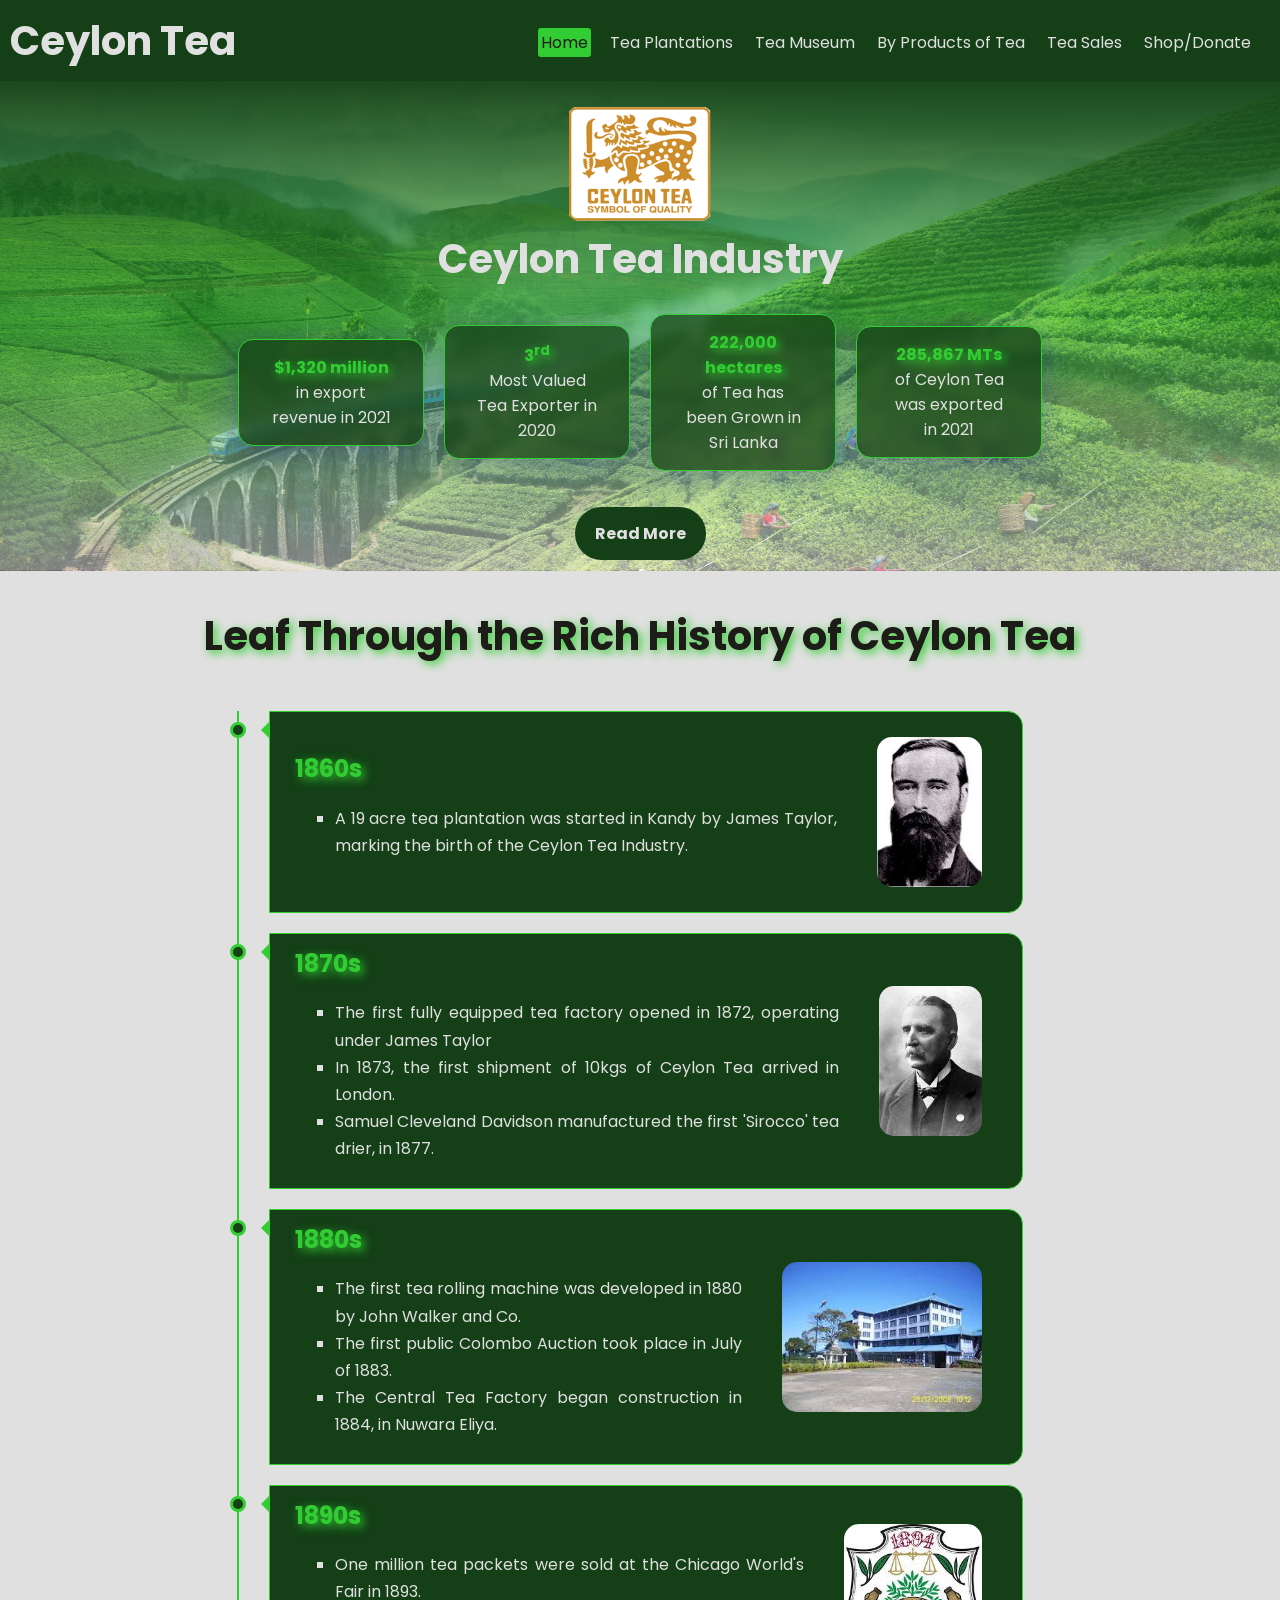
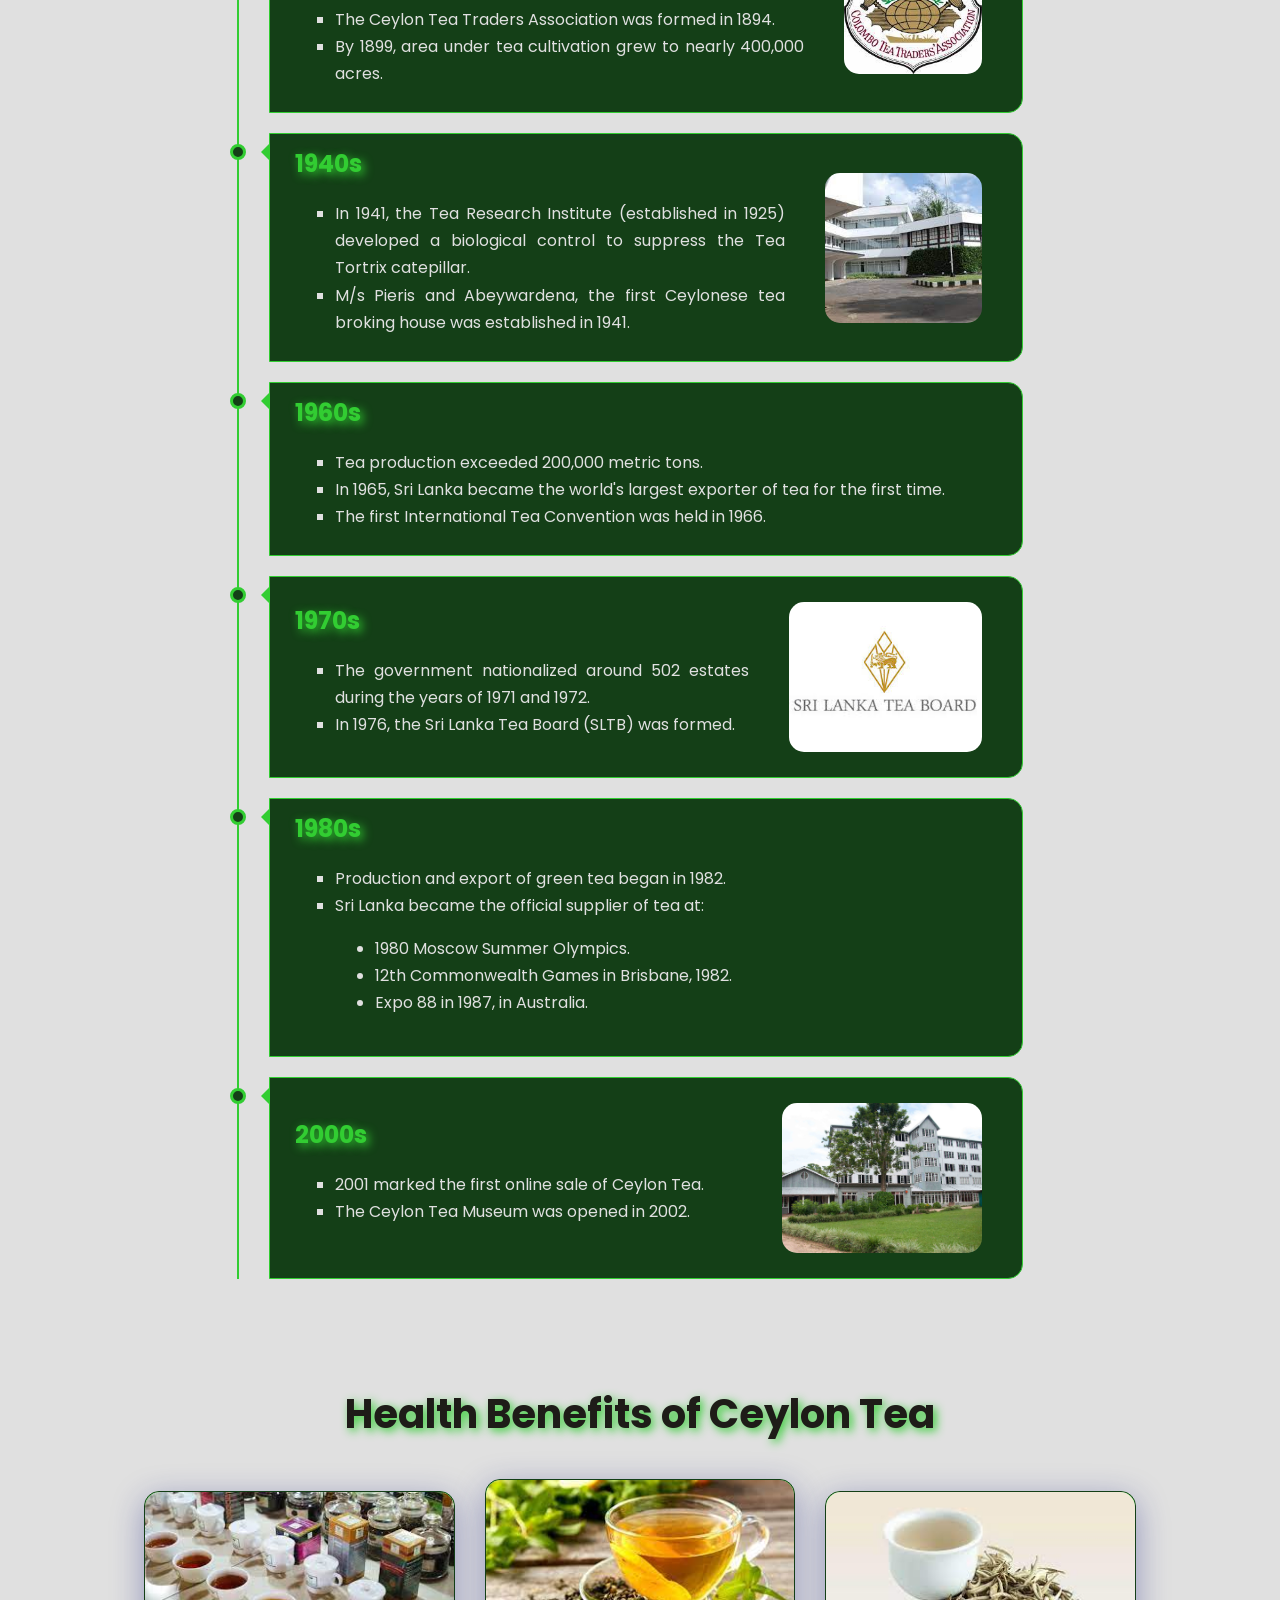
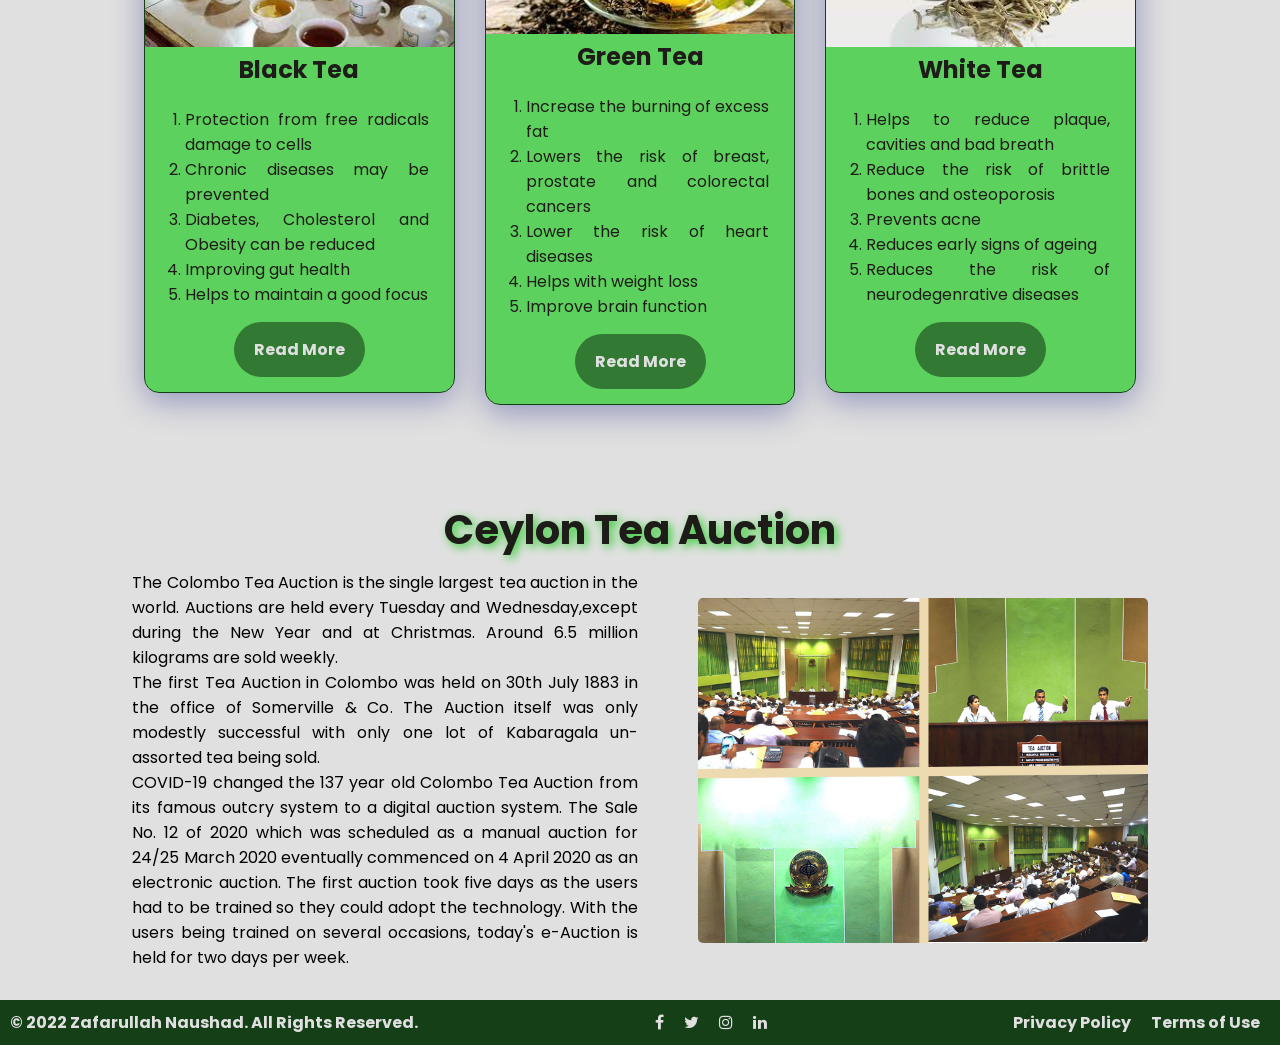
<file: index.html>
<!DOCTYPE html>
<html lang="en">
<head>
    <meta charset="UTF-8">
    <meta http-equiv="X-UA-Compatible" content="IE=edge">
    <meta name="viewport" content="width=device-width, initial-scale=1.0">
    <link href="https://fonts.googleapis.com/css2?family=Poppins:wght@300&display=swap" rel="stylesheet">
	<link rel="shortcut icon" type="Image/png" href="Images/favicon.png">
	<link rel="stylesheet" href="https://cdnjs.cloudflare.com/ajax/libs/font-awesome/4.7.0/css/font-awesome.min.css">
    <link rel="stylesheet" href="CSS/global.css">
	<link rel="stylesheet" href="CSS/style.css">
    <title>Home Page</title>
</head>
<body>
    <header>
        <h1 class="logo">Ceylon Tea</h1>
        <input type="checkbox" id="nav-toggle" class="nav-toggle">
        <nav>
            <ul>
            <li><a href="index.html" class="active">Home</a></li>
            <li><a href="tea-plantations.html">Tea Plantations</a></li>
            <li><a href="tea-museum.html">Tea Museum</a></li>
            <li><a href="by-products.html">By Products of Tea</a></li>
            <li><a href="tea-sales1.html">Tea Sales</a></li>
            <li><a href="donate.html">Shop/Donate</a></li>
            </ul>
        </nav>
        <label for="nav-toggle" class="nav-toggle-label">
            <span></span>
            <span></span>
            <span></span>
        </label>
    </header>
    <section class="first-section">
		<div class="content">
			<img src="Images/logo.png" alt="Ceylon Tea Industry Logo">
			<h1>Ceylon Tea Industry</h1>
			<div class="stats">
				<div class="stat">
					<h3>$1,320 million</h3>
					<p>in export revenue in 2021</p>
				</div>
				<div class="stat">
					<h3>3<sup>rd</sup></h3>
					<p>Most Valued Tea Exporter in 2020</p>
				</div>
				<div class="stat">
					<h3>222,000 hectares</h3>
					<p>of Tea has been Grown in Sri Lanka</p>
				</div>
				<div class="stat">
					<h3>285,867 MTs</h3>
					<p>of Ceylon Tea was exported in 2021</p>
				</div>
			</div>
			<br>
			<a href="#history">Read More</a>
		</div>
	</section>
	<section class="second-section" id="history">
		<h1>Leaf Through the Rich History of Ceylon Tea</h1>
		<div class="timeline">
			<div class="timeline-content">
				<div class="text-content">
					<h3>1860s</h3>
					<ul>
						<li>A 19 acre tea plantation was started in Kandy by James Taylor, marking the birth of the Ceylon Tea Industry.</li>
					</ul>
				</div>
				<img src="Images/james-taylor.jpg" alt="James Taylor">
			</div>
			<div class="timeline-content">
				<div class="text-content">
					<h3>1870s</h3>
					<ul>
						<li>The first fully equipped tea factory opened in 1872, operating under James Taylor</li>
						<li>In 1873, the first shipment of 10kgs of Ceylon Tea arrived in London.</li>
						<li>Samuel Cleveland Davidson manufactured the first 'Sirocco' tea drier, in 1877.</li>
					</ul>
				</div>
				<img src="Images/samuel-davidson.jpg" alt="Samuel Davidson">
			</div>
			<div class="timeline-content">
				<div class="text-content">
					<h3>1880s</h3>
					<ul>
						<li>The first tea rolling machine was developed in 1880 by John Walker and Co.</li>
						<li>The first public Colombo Auction took place in July of 1883.</li>
						<li>The Central Tea Factory began construction in 1884, in Nuwara Eliya.</li>
					</ul>
				</div>
				<img src="Images/central-tea-factory.jpg" alt="Central Tea Factory">
			</div>
			<div class="timeline-content">
				<div class="text-content">
					<h3>1890s</h3>
					<ul>
						<li>One million tea packets were sold at the Chicago World's Fair in 1893.</li>
						<li>The Ceylon Tea Traders Association was formed in 1894.</li>
						<li>By 1899, area under tea cultivation grew to nearly 400,000 acres.</li>
					</ul>
				</div>
				<img src="Images/tea-traders-association-logo.jpg" alt="Tea Traders Association Logo">
			</div>
			<div class="timeline-content">
				<div class="text-content">
					<h3>1940s</h3>
					<ul>
						<li>In 1941, the Tea Research Institute (established in 1925) developed a biological control to suppress the Tea Tortrix catepillar.</li>
						<li>M/s Pieris and Abeywardena, the first Ceylonese tea broking house was established in 1941.</li>
					</ul>
				</div>
				<img src="Images/TRI-building.jpg" alt="Tea Research Institute">
			</div>
			<div class="timeline-content">
				<div class="text-content">
					<h3>1960s</h3>
					<ul>
						<li>Tea production exceeded 200,000 metric tons.</li>
						<li>In 1965, Sri Lanka became the world's largest exporter of tea for the first time.</li>
						<li>The first International Tea Convention was held in 1966.</li>
					</ul>
				</div>
			</div>
			<div class="timeline-content">
				<div class="text-content">
					<h3>1970s</h3>
					<ul>
						<li>The government nationalized around 502 estates during the years of 1971 and 1972.</li>
						<li>In 1976, the Sri Lanka Tea Board (SLTB) was formed.</li>
					</ul>
				</div>
				<img src="Images/sri-lanka-tea-board-logo.jpg" alt="SLTB Logo">
			</div>
			<div class="timeline-content">
				<div class="text-content">
					<h3>1980s</h3>
					<ul>
						<li>Production and export of green tea began in 1982.</li>
						<li>Sri Lanka became the official supplier of tea at:</li>
						<ul>
							<li>1980 Moscow Summer Olympics.</li>
							<li>12th Commonwealth Games in Brisbane, 1982.</li>
							<li>Expo 88 in 1987, in Australia.</li>
						</ul>
					</ul>
				</div>
			</div>
			<div class="timeline-content">
				<div class="text-content">
					<h3>2000s</h3>
					<ul>
						<li>2001 marked the first online sale of Ceylon Tea.</li>
						<li>The Ceylon Tea Museum was opened in 2002.</li>
					</ul>
				</div>
				<img src="Images/museum.jpg" alt="Ceylon Tea Museum">
			</div>
		</div>
	</section>
	<section class="third-section">
		<h1>Health Benefits of Ceylon Tea</h1>
		<div class="cards">
			<div class="card">
				<img src="Images/black-tea.jpg" alt="Ceylon Black Tea">
				<h3>Black Tea</h3>
				<ol>
					<li>Protection from free radicals damage to cells</li>
					<li>Chronic diseases may be prevented</li>
					<li>Diabetes, Cholesterol and Obesity can be reduced</li>
					<li>Improving gut health</li>
					<li>Helps to maintain a good focus</li>
				</ol>
				<a href="#">Read More</a>
			</div>
			<div class="card">
				<img src="Images/green-tea.jpg" alt="Ceylon Green Tea">
				<h3>Green Tea</h3>
				<ol>
					<li>Increase the burning of excess fat</li>
					<li>Lowers the risk of breast, prostate and colorectal cancers</li>
					<li>Lower the risk of heart diseases</li>
					<li>Helps with weight loss</li>
					<li>Improve brain function</li>
				</ol>
				<a href="#">Read More</a>
			</div>
			<div class="card">
				<img src="Images/white-tea.jpg" alt="Ceylon White Tea">
				<h3>White Tea</h3>
				<ol>
					<li>Helps to reduce plaque, cavities and bad breath</li>
					<li>Reduce the risk of brittle bones and osteoporosis</li>
					<li>Prevents acne</li>
					<li>Reduces early signs of ageing</li>
					<li>Reduces the risk of neurodegenrative diseases</li>
				</ol>
				<a href="#">Read More</a>
			</div>
		</div>
	</section>
	<section class="fourth-section">
		<h1>Ceylon Tea Auction</h1>
		<div class="content">
			<p>The Colombo Tea Auction is the single largest tea auction in the world. Auctions are held every Tuesday and Wednesday,except during the New Year and at Christmas. Around 6.5 million kilograms are sold weekly. <br>
			The first Tea Auction in Colombo was held on 30th July 1883 in the office of Somerville & Co. The Auction itself was only modestly successful with only one lot of Kabaragala un-assorted tea being sold.	<br>
			COVID-19 changed the 137 year old Colombo Tea Auction from its famous outcry system to a digital auction system. The Sale No. 12 of 2020 which was scheduled as a manual auction for 24/25 March 2020 eventually commenced on 4 April 2020 as an electronic auction. The first auction took five days as the users had to be trained so they could adopt the technology. With the users being trained on several occasions, today's e-Auction is held for two days per week.</p>
			<img src="Images/tea-auction.jpg" alt="Ceylon Tea Auction">
		</div>
	</section>
    <footer>
		<div class="footer">
			<p>&copy; 2022 Zafarullah Naushad. All Rights Reserved.</p>
		</div>
		<div class="footer">
			<p><a href="#"><i class="fa fa-facebook"></i></a></p>
			<p><a href="#"><i class="fa fa-twitter"></i></a></p>
			<p><a href="#"><i class="fa fa-instagram"></i></a></p>
			<p><a href="#"><i class="fa fa-linkedin"></i></a></p>
		</div>
		<div class="footer">
			<p><a href="#">Privacy Policy</a></p>
			<p><a href="#">Terms of Use</a></p>
		</div>
		<!-- References
		Nadeera, D. (n.d.). Lankan tea exports earned $ 1.3 Bn in 2021. [online] Available at: https://island.lk/lankan-tea-exports-earned-1-3-bn-in-2021/.
		Tea Exporters Association. (n.d.). Tea Exporters Association Sri Lanka. [online] Available at: https://teasrilanka.org/history.
		Tea Exporters Association. (n.d.). Tea Exporters Association Sri Lanka. [online] Available at: https://teasrilanka.org/health-benefits.
		Tea Exporters Association. (n.d.). Tea Exporters Association Sri Lanka. [online] Available at: https://teasrilanka.org/tea-auction [Accessed 16 Sep. 2022]. -->
	</footer>  
</body>
</html>
</file>
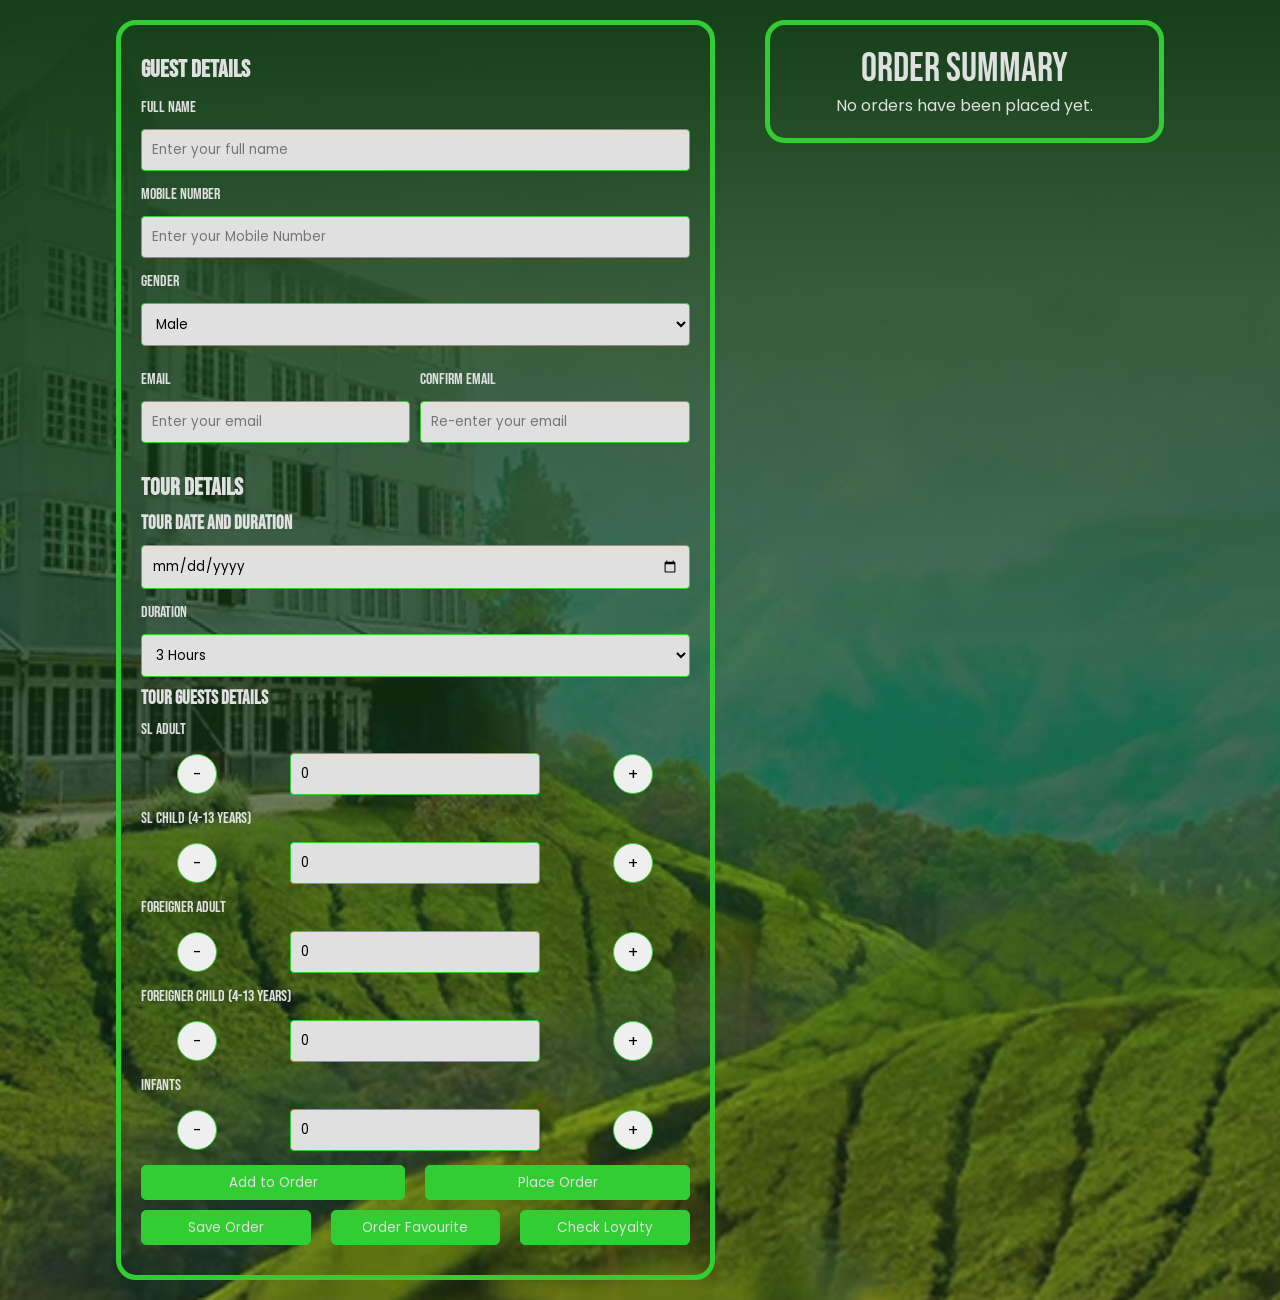
<file: booking.html>
<!DOCTYPE html>
<html lang="en">
  <head>
    <meta charset="UTF-8" />
    <meta name="viewport" content="width=device-width, initial-scale=1.0" />
    <title>Book a Train Tour</title>
    <link rel="shortcut icon" type="Image/png" href="Images/favicon.png">
    <link rel="preconnect" href="https://fonts.gstatic.com" />
    <link
      href="https://fonts.googleapis.com/css2?family=Bebas+Neue&family=Roboto:wght@400;500;700&display=swap"
      rel="stylesheet"
    />
    <link
      href="https://fonts.googleapis.com/css2?family=Poppins:wght@300&display=swap"
      rel="stylesheet"
    />
    <link rel="stylesheet" href="CSS/booking-style.css" />
  </head>

  <body>
    <main class="main-content container">
      <div class="booking-form">
        <h2>Guest Details</h2>
        <div class="input-group">
          <label for="fullName">Full Name</label>
          <input
            class="inp-style"
            type="text"
            name="fullName"
            placeholder="Enter your full name"
            id="name"
          />
        </div>
        <div class="input-group">
          <label for="mobileNumber">Mobile Number</label>
          <input
            class="inp-style"
            type="text"
            name="mobileNumber"
            maxlength="10"
            placeholder="Enter your Mobile Number"
            id="mobile"
          />
        </div>
        <div class="input-group">
          <label for="gender">Gender</label>
          <select name="gender" id="gender">
            <option value="male">Male</option>
            <option value="female">Female</option>
          </select>
        </div>
        <div class="inputs">
          <div class="input-group">
            <label for="email">Email</label>
            <input
              class="inp-style"
              type="email"
              name="email"
              placeholder="Enter your email"
              id="email"
            />
          </div>
          <div class="input-group">
            <label for="email">Confirm Email</label>
            <input
              class="inp-style"
              type="email"
              name="confEmail"
              placeholder="Re-enter your email"
              id="confEmail"
            />
          </div>
        </div>
        <h2>Tour Details</h2>
        <h3>Tour Date and Duration</h3>
        <div class="input-group">
          <input
            class="inp-style"
            type="date"
            name="date"
            min="2022-12-20"
            id="date"
          />
        </div>
        <div class="input-group">
          <label for="duration">Duration</label>
          <select name="duration" id="duration">
            <option value="3hrs">3 Hours</option>
            <option value="halfDay">Half Day</option>
            <option value="fullDay">Full Day</option>
          </select>
        </div>
        <h3>Tour Guests Details</h3>
        <div class="guest-details">
          <div class="guest">
            <div class="guest-type">SL Adult</div>
            <div class="guest-tickets">
              <button id="minus-btn-sladult" onclick="decSLAdult()">-</button>
              <input
                type="number"
                min="0"
                value="0"
                name=""
                id="slAdultTicket"
              />
              <button id="plus-btn-sladult" onclick="incSLAdult()">+</button>
            </div>
          </div>
          <div class="guest">
            <div class="guest-type">SL Child (4-13 years)</div>
            <div class="guest-tickets">
              <button id="minus-btn-slchild" onclick="decSLChild()">-</button>
              <input
                type="number"
                min="0"
                value="0"
                name=""
                id="slChildTicket"
              />
              <button id="plus-btn-slchild" onclick="incSLChild()">+</button>
            </div>
          </div>
          <div class="guest">
            <div class="guest-type">Foreigner Adult</div>
            <div class="guest-tickets">
              <button id="minus-btn-fadult" onclick="decFAdult()">-</button>
              <input
                type="number"
                min="0"
                value="0"
                name=""
                id="fAdultTicket"
              />
              <button id="plus-btn-fadult" onclick="incFAdult()">+</button>
            </div>
          </div>
          <div class="guest">
            <div class="guest-type">Foreigner Child (4-13 years)</div>
            <div class="guest-tickets">
              <button id="minus-btn-fchild" onclick="decFChild()">-</button>
              <input
                type="number"
                min="0"
                value="0"
                name=""
                id="fChildTicket"
              />
              <button id="plus-btn-fchild" onclick="incFChild()">+</button>
            </div>
          </div>
          <div class="guest">
            <div class="guest-type">Infants</div>
            <div class="guest-tickets">
              <button id="minus-btn-infant" onclick="decInfant()">-</button>
              <input
                type="number"
                min="0"
                value="0"
                name=""
                id="infantTicket"
              />
              <button id="plus-btn-infant" onclick="incInfant()">+</button>
            </div>
          </div>
        </div>
        <div class="order-buttons">
          <button class="btn-style" onclick="validate(this)">
            Add to Order
          </button>
          <button class="btn-style" onclick="placeOrder()">Place Order</button>
        </div>
        <div class="save-buttons">
          <button class="btn-style" onclick="addToFavourite()">
            Save Order
          </button>
          <button class="btn-style" onclick="orderFavourite()">
            Order Favourite
          </button>
          <button class="btn-style" onclick="checkLoyalty()">
            Check Loyalty
          </button>
        </div>
      </div>
      <div class="booking-content">
        <h1>Order Summary</h1>
        <p id="summary">No orders have been placed yet.</p>
      </div>
    </main>
    <!--Script-->
    <script src="Scripts/main.js"></script>
    <script src="Scripts/increment-decrement.js"></script>
  </body>
</html>
</file>
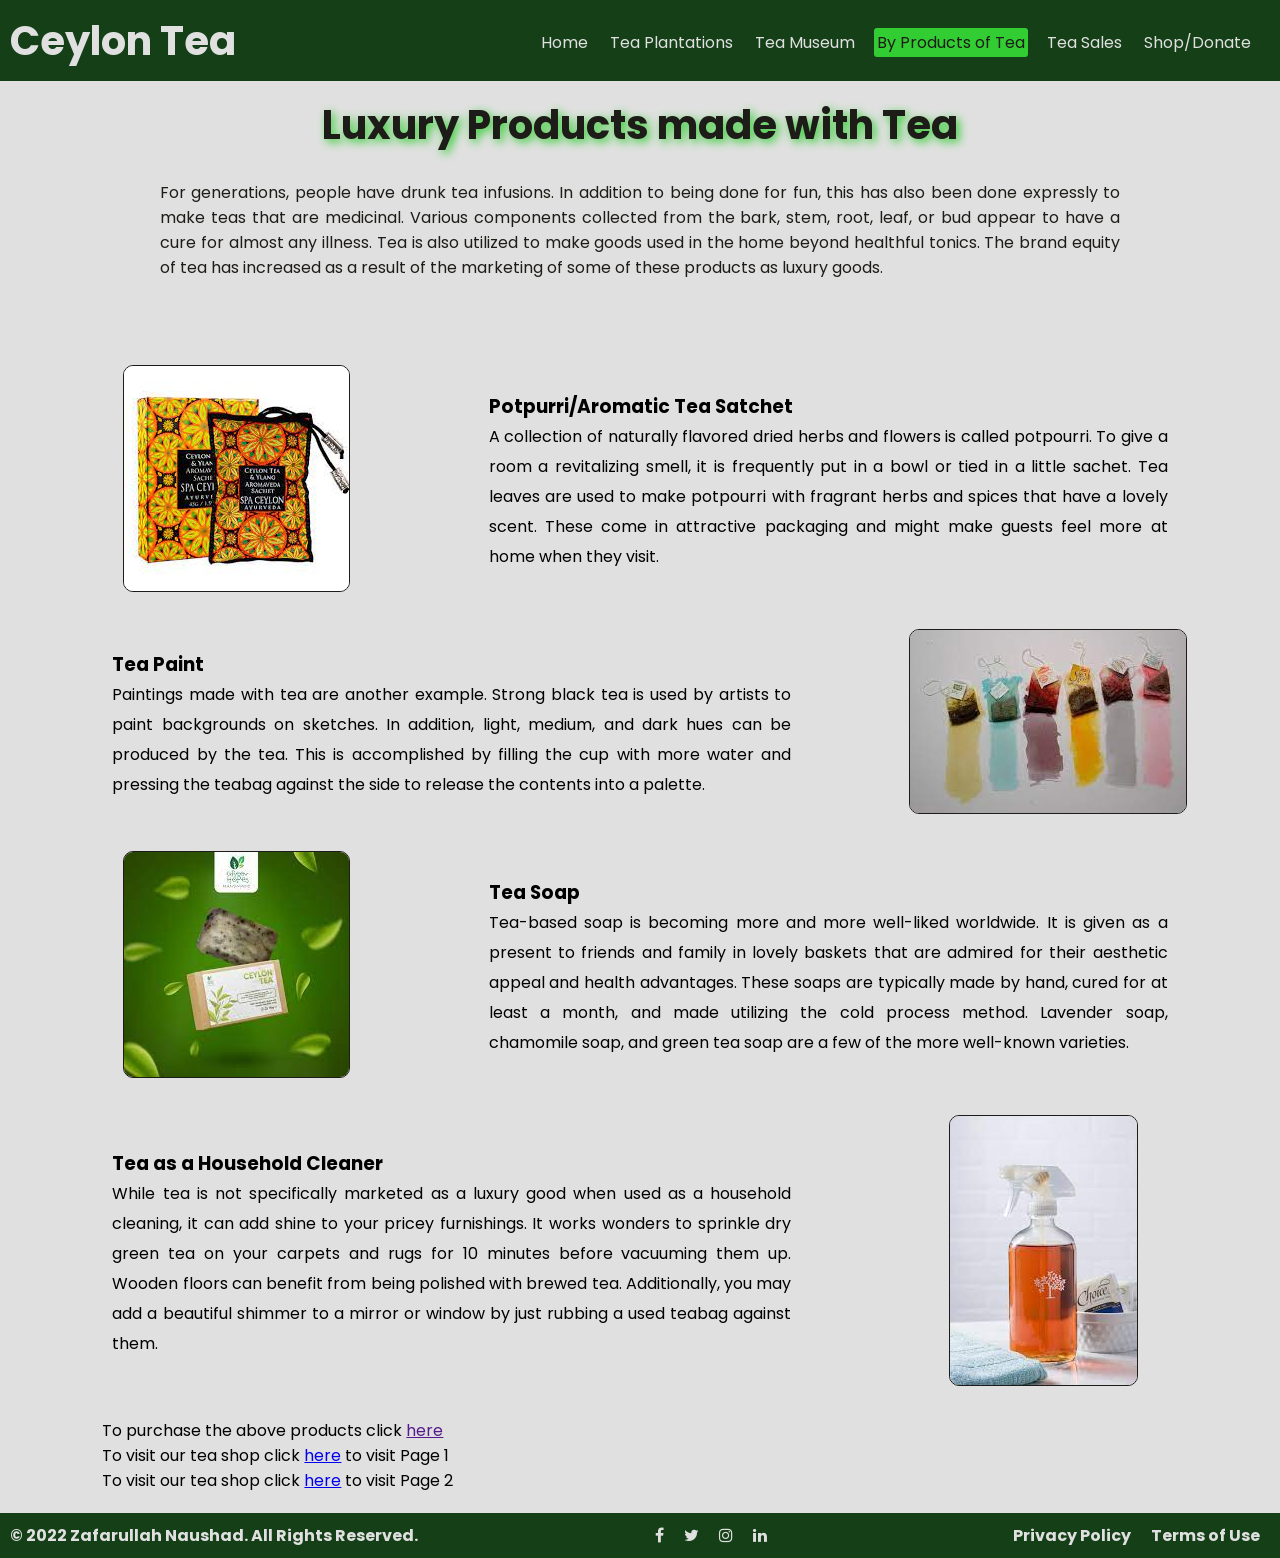
<file: by-products.html>
<!DOCTYPE html>
<html lang="en">
    <head>
        <meta charset="UTF-8">
        <meta http-equiv="X-UA-Compatible" content="IE=edge">
        <meta name="viewport" content="width=device-width, initial-scale=1.0">
        <link href="https://fonts.googleapis.com/css2?family=Poppins:wght@300&display=swap" rel="stylesheet">
        <link rel="shortcut icon" type="Image/png" href="Images/favicon.png">
        <link rel="stylesheet" href="https://cdnjs.cloudflare.com/ajax/libs/font-awesome/4.7.0/css/font-awesome.min.css">
        <link rel="stylesheet" href="CSS/global.css">
        <link rel="stylesheet" href="CSS/by-product-style.css">
        <title>By Products of Tea</title>
    </head>
    <body>
        <header>
            <h1 class="logo">Ceylon Tea</h1>
            <input type="checkbox" id="nav-toggle" class="nav-toggle">
            <nav>
                <ul>
                <li><a href="index.html">Home</a></li>
                <li><a href="tea-plantations.html">Tea Plantations</a></li>
                <li><a href="tea-museum.html">Tea Museum</a></li>
                <li><a href="by-products.html" class="active">By Products of Tea</a></li>
                <li><a href="tea-sales1.html">Tea Sales</a></li>
                <li><a href="donate.html">Shop/Donate</a></li>
                </ul>
            </nav>
            <label for="nav-toggle" class="nav-toggle-label">
                <span></span>
                <span></span>
                <span></span>
            </label>
        </header>
        <section class="first-section">
            <div class="content">
                <h1>Luxury Products made with Tea</h1>
                <br>
                <p>For generations, people have drunk tea infusions. In addition to being done for fun, this has also been done expressly to make teas that are medicinal. Various components collected from the bark, stem, root, leaf, or bud appear to have a cure for almost any illness. Tea is also utilized to make goods used in the home beyond healthful tonics. The brand equity of tea has increased as a result of the marketing of some of these products as luxury goods.</p>
            </div>
        </section>
        <section class="second-section">
            <div class="content">
                <div class="details">
                    <h3>Potpurri/Aromatic Tea Satchet</h3>
                    <p> A collection of naturally flavored dried herbs and flowers is called potpourri. To give a room a revitalizing smell, it is frequently put in a bowl or tied in a little sachet. Tea leaves are used to make potpourri with fragrant herbs and spices that have a lovely scent. These come in attractive packaging and might make guests feel more at home when they visit.</p>
                    <!-- <a href="https://www.spaceylon.com.au/products/ceylon-tea-ylang-aromaveda-sachet" target="_blank">Buy Now</a> -->
                </div>
                <div class="product-image">
                    <img src="Images/aromatic-tea-satchet.jpg" alt="Potpourri">
                </div>
            </div>
            <div class="content">
                <div class="details">
                    <h3>Tea Paint</h3>
                    <p>Paintings made with tea are another example. Strong black tea is used by artists to paint backgrounds on sketches. In addition, light, medium, and dark hues can be produced by the tea. This is accomplished by filling the cup with more water and pressing the teabag against the side to release the contents into a palette.</p>
                    <!-- <a href="">Buy Now</a> -->
                </div>
                <div class="product-image">
                    <img src="Images/tea-paint.jpg" alt="">
                </div>
            </div>
            <div class="content">
                <div class="details">
                    <h3>Tea Soap</h3>
                    <p> Tea-based soap is becoming more and more well-liked worldwide. It is given as a present to friends and family in lovely baskets that are admired for their aesthetic appeal and health advantages. These soaps are typically made by hand, cured for at least a month, and made utilizing the cold process method. Lavender soap, chamomile soap, and green tea soap are a few of the more well-known varieties.</p>
                    <!-- <a href="">Buy Now</a> -->
                </div>
                <div class="product-image">
                    <img src="Images/tea-soap.jpg" alt="">
                </div>
            </div>
            <div class="content">
                <div class="details">
                    <h3>Tea as a Household Cleaner</h3>
                    <p> While tea is not specifically marketed as a luxury good when used as a household cleaning, it can add shine to your pricey furnishings. It works wonders to sprinkle dry green tea on your carpets and rugs for 10 minutes before vacuuming them up. Wooden floors can benefit from being polished with brewed tea. Additionally, you may add a beautiful shimmer to a mirror or window by just rubbing a used teabag against them.</p>
                    <!-- <a href="">Buy Now</a> -->
                </div>
                <div class="product-image">
                    <img src="Images/tea-window-cleaner.jpg" alt="">
                </div>
            </div>
            <p>To purchase the above products click <a href="">here</a></p>
            <p>To visit our tea shop click <a href="tea-sales1.html">here</a> to visit Page 1</p>
            <p>To visit our tea shop click <a href="tea-sales2.html">here</a> to visit Page 2</p>
            
            
        </section>
        <footer>
            <div class="footer">
                <p>&copy; 2022 Zafarullah Naushad. All Rights Reserved.</p>
            </div>
            <div class="footer">
                <p><a href="#"><i class="fa fa-facebook"></i></a></p>
                <p><a href="#"><i class="fa fa-twitter"></i></a></p>
                <p><a href="#"><i class="fa fa-instagram"></i></a></p>
                <p><a href="#"><i class="fa fa-linkedin"></i></a></p>
            </div>
            <div class="footer">
                <p><a href="#">Privacy Policy</a></p>
                <p><a href="#">Terms of Use</a></p>
            </div>
            <!-- References
            Tea Trunk. (n.d.). Luxury Health & Beauty Products made from Tea. [online] Available at: https://teatrunk.in/blogs/all/luxury-health-beauty-products-made-from-tea. -->
        </footer> 
    </body>
</html>
</file>
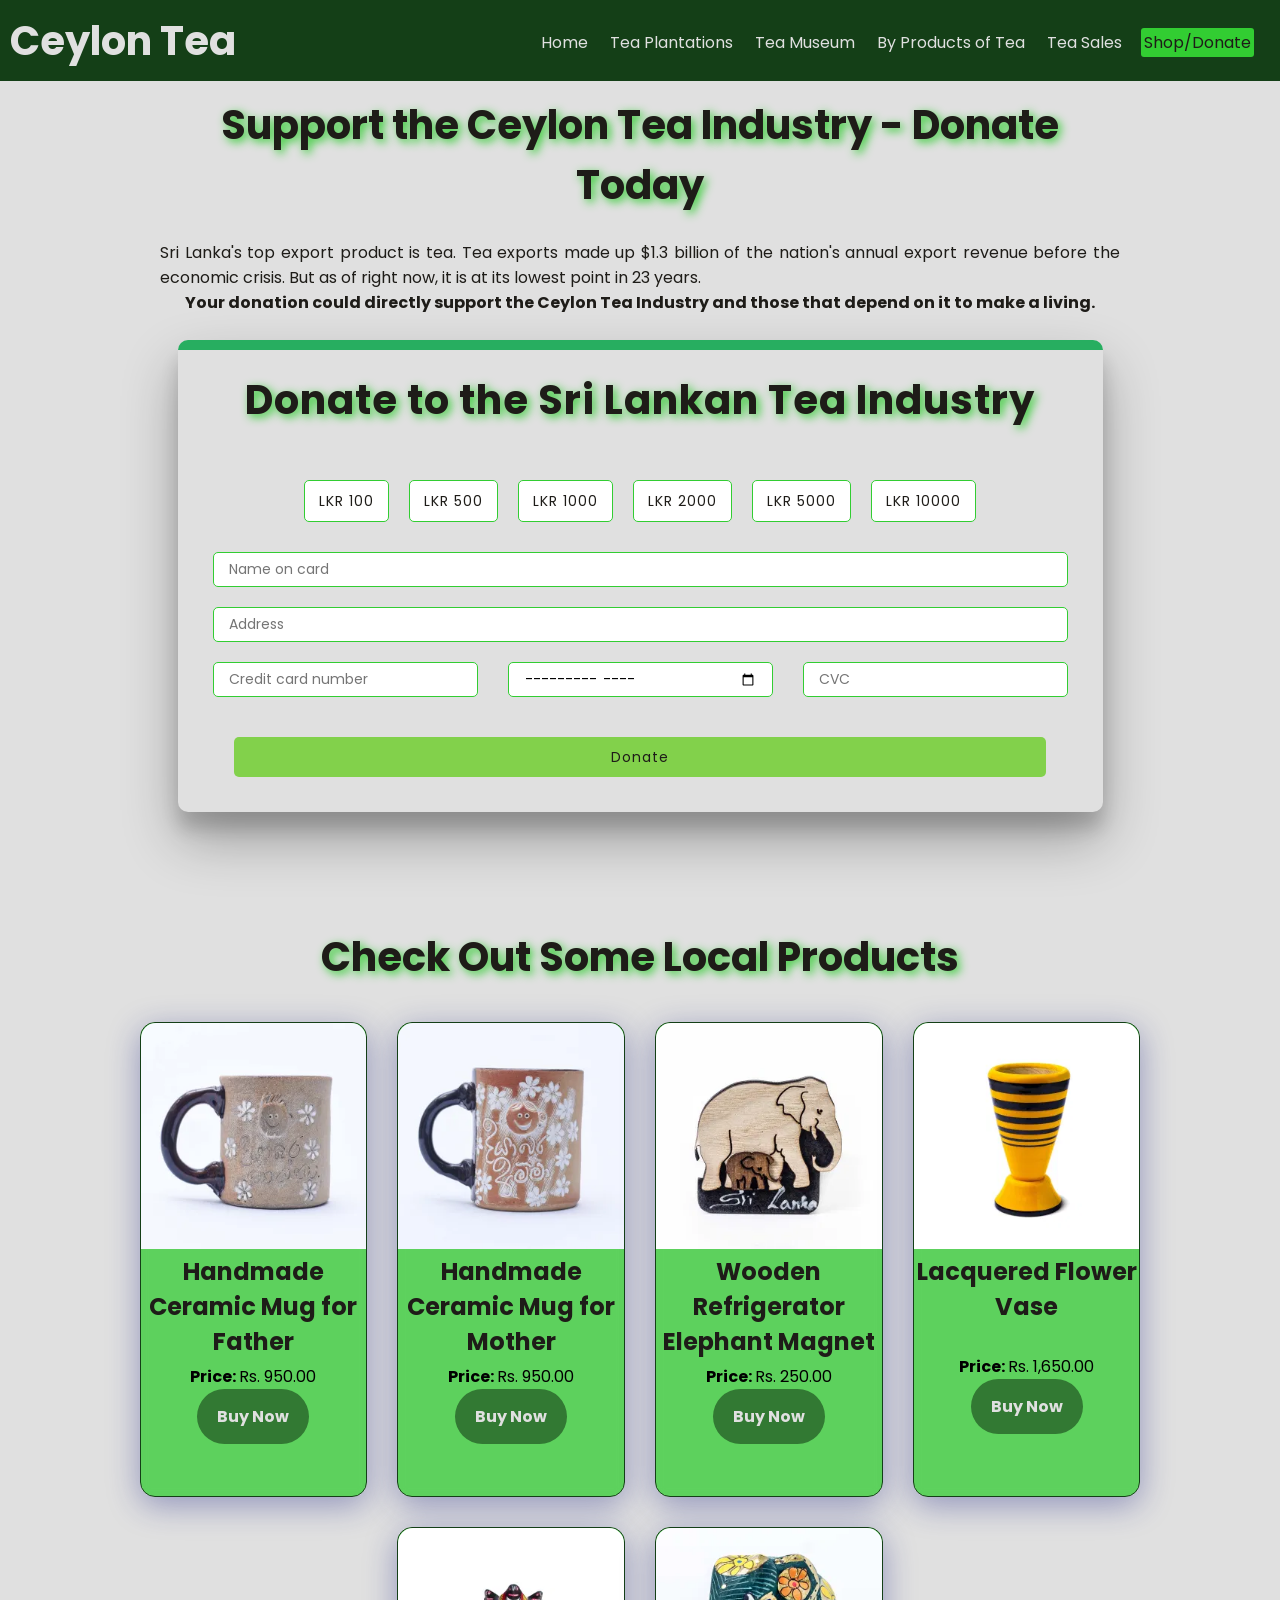
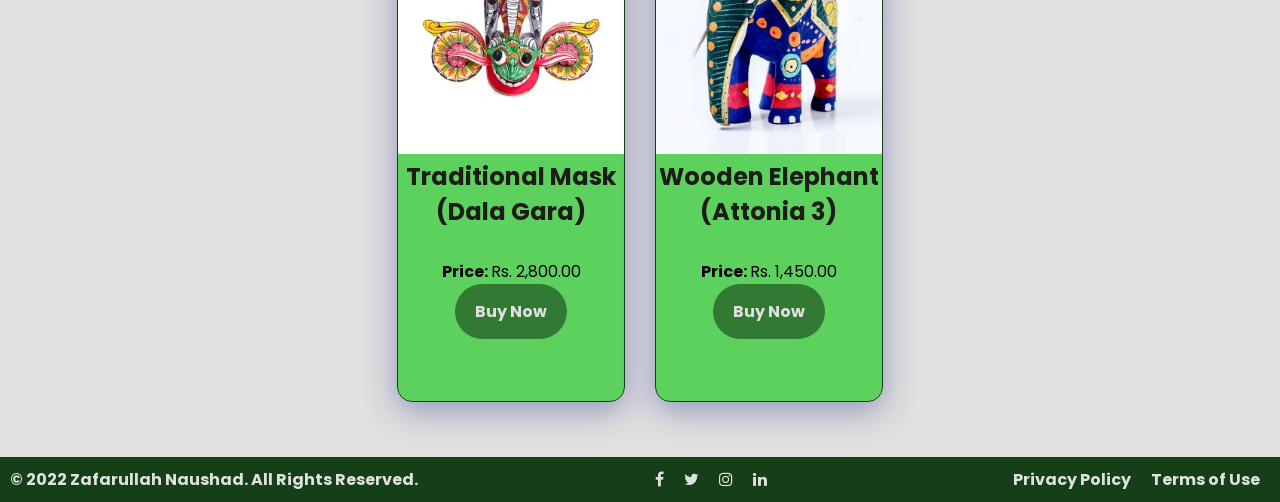
<file: donate.html>
<!DOCTYPE html>
<html lang="en">
  <head>
    <meta charset="UTF-8" />
    <meta http-equiv="X-UA-Compatible" content="IE=edge" />
    <meta name="viewport" content="width=device-width, initial-scale=1.0" />
    <link
      href="https://fonts.googleapis.com/css2?family=Poppins:wght@300&display=swap"
      rel="stylesheet"
    />
    <link rel="shortcut icon" type="Image/png" href="Images/favicon.png">
    <link rel="stylesheet" href="https://cdnjs.cloudflare.com/ajax/libs/font-awesome/4.7.0/css/font-awesome.min.css">
    <link rel="stylesheet" href="CSS/global.css" />
    <link rel="stylesheet" href="CSS/donate-style.css" />
    <title>Shop & Donate</title>
  </head>
  <body>
    <header>
      <h1 class="logo">Ceylon Tea</h1>
      <input type="checkbox" id="nav-toggle" class="nav-toggle" />
      <nav>
        <ul>
          <li><a href="index.html">Home</a></li>
          <li><a href="tea-plantations.html">Tea Plantations</a></li>
          <li><a href="tea-museum.html">Tea Museum</a></li>
          <li><a href="by-products.html">By Products of Tea</a></li>
          <li><a href="tea-sales1.html">Tea Sales</a></li>
          <li><a href="donate.html" class="active">Shop/Donate</a></li>
        </ul>
      </nav>
      <label for="nav-toggle" class="nav-toggle-label">
        <span></span>
        <span></span>
        <span></span>
      </label>
    </header>
    <section class="first-section">
      <div class="content">
        <h1>Support the Ceylon Tea Industry - Donate Today</h1>
        <br />
        <p>
          Sri Lanka's top export product is tea. Tea exports made up $1.3
          billion of the nation's annual export revenue before the economic
          crisis. But as of right now, it is at its lowest point in 23 years.
        </p>
        <span
          >Your donation could directly support the Ceylon Tea Industry and
          those that depend on it to make a living.</span
        >
        <br />

        <div class="form-section">
          <div class="card-form">
            <form class="deposit">
              <div class="form-indicator"></div>
              <div class="form-body">
                <div class="row">
                  <h1>Donate to the Sri Lankan Tea Industry</h2>
                </div>
                <div class="row">
                  <p id="donation"></p>
                </div>
                <div class="row">
                  <div class="form-block">
                    <div class="button" id="1" onclick="setValue(this)">LKR 100</div>
                    <div class="button" id="2" onclick="setValue(this)">LKR 500</div>
                    <div class="button" id="3" onclick="setValue(this)">LKR 1000</div>
                    <div class="button" id="4" onclick="setValue(this)">LKR 2000</div>
                    <div class="button" id="5" onclick="setValue(this)">LKR 5000</div>
                    <div class="button" id="6" onclick="setValue(this)">LKR 10000</div>
                  </div>
                </div>
                <div class="row">
                  <input type="text" id="name" placeholder="Name on card">
                </div>
                <div class="row">
                  <input type="text" id="address" placeholder="Address">
                </div>
                <div class="row">
                  <input type="text" id="cc" maxlength="16" placeholder="Credit card number">
                  <input type="month" id="date" min="2023-01">
                  <input type="text" id="cvc" maxlength="4" placeholder="CVC">
                </div>
              </div>
              <div class="form-footer">
                <div class="btn" onclick="validate(this)">Donate</button>
                </div>
            </form>
          </div>
        </div>
      </div>
    </section>
    <section class="second-section">
      <h1>Check Out Some Local Products</h1>
      <div class="products">
        <div class="product">
          <img src="Images/ceramic-mug-father.webp" alt="" />
          <h3>Handmade Ceramic Mug for Father</h3>
          <p><span>Price: </span>Rs. 950.00</p>
          <a href="">Buy Now</a>
        </div>
        <div class="product">
          <img src="Images/ceramic-mug-mother.webp" alt="" />
          <h3>Handmade Ceramic Mug for Mother</h3>
          <p><span>Price: </span>Rs. 950.00</p>
          <a href="">Buy Now</a>
        </div>
        <div class="product">
          <img src="Images/fridge-magnet.webp" alt="" />
          <h3>Wooden Refrigerator Elephant Magnet</h3>
          <p><span>Price: </span>Rs. 250.00</p>
          <a href="">Buy Now</a>
        </div>
        <div class="product">
          <img src="Images/lacquered flower vase.webp" alt="" />
          <h3>Lacquered Flower Vase</h3>
          <br />
          <p><span>Price: </span>Rs. 1,650.00</p>
          <a href="">Buy Now</a>
          <!-- 1650 -->
        </div>
        <div class="product">
          <img src="Images/traditional-mask.webp" alt="" />
          <h3>Traditional Mask (Dala Gara)</h3>
          <br />
          <p><span>Price: </span>Rs. 2,800.00</p>
          <a href="">Buy Now</a>
        </div>
        <div class="product">
          <img src="Images/wooden-elephant.webp" alt="" />
          <h3>Wooden Elephant (Attonia 3)</h3>
          <br />
          <p><span>Price: </span>Rs. 1,450.00</p>
          <a href="">Buy Now</a>
        </div>
      </div>
    </section>
    <footer>
      <div class="footer">
          <p>&copy; 2022 Zafarullah Naushad. All Rights Reserved.</p>
      </div>
      <div class="footer">
          <p><a href="#"><i class="fa fa-facebook"></i></a></p>
          <p><a href="#"><i class="fa fa-twitter"></i></a></p>
          <p><a href="#"><i class="fa fa-instagram"></i></a></p>
          <p><a href="#"><i class="fa fa-linkedin"></i></a></p>
      </div>
      <div class="footer">
          <p><a href="#">Privacy Policy</a></p>
          <p><a href="#">Terms of Use</a></p>
      </div>
      <!-- References
      Ceylon Stores. (n.d.). Shop. [online] Available at: https://ceylonstores.lk/shop/. -->
  </footer>
  <script src="Scripts/donate.js"></script>
  </body>
</html>
</file>
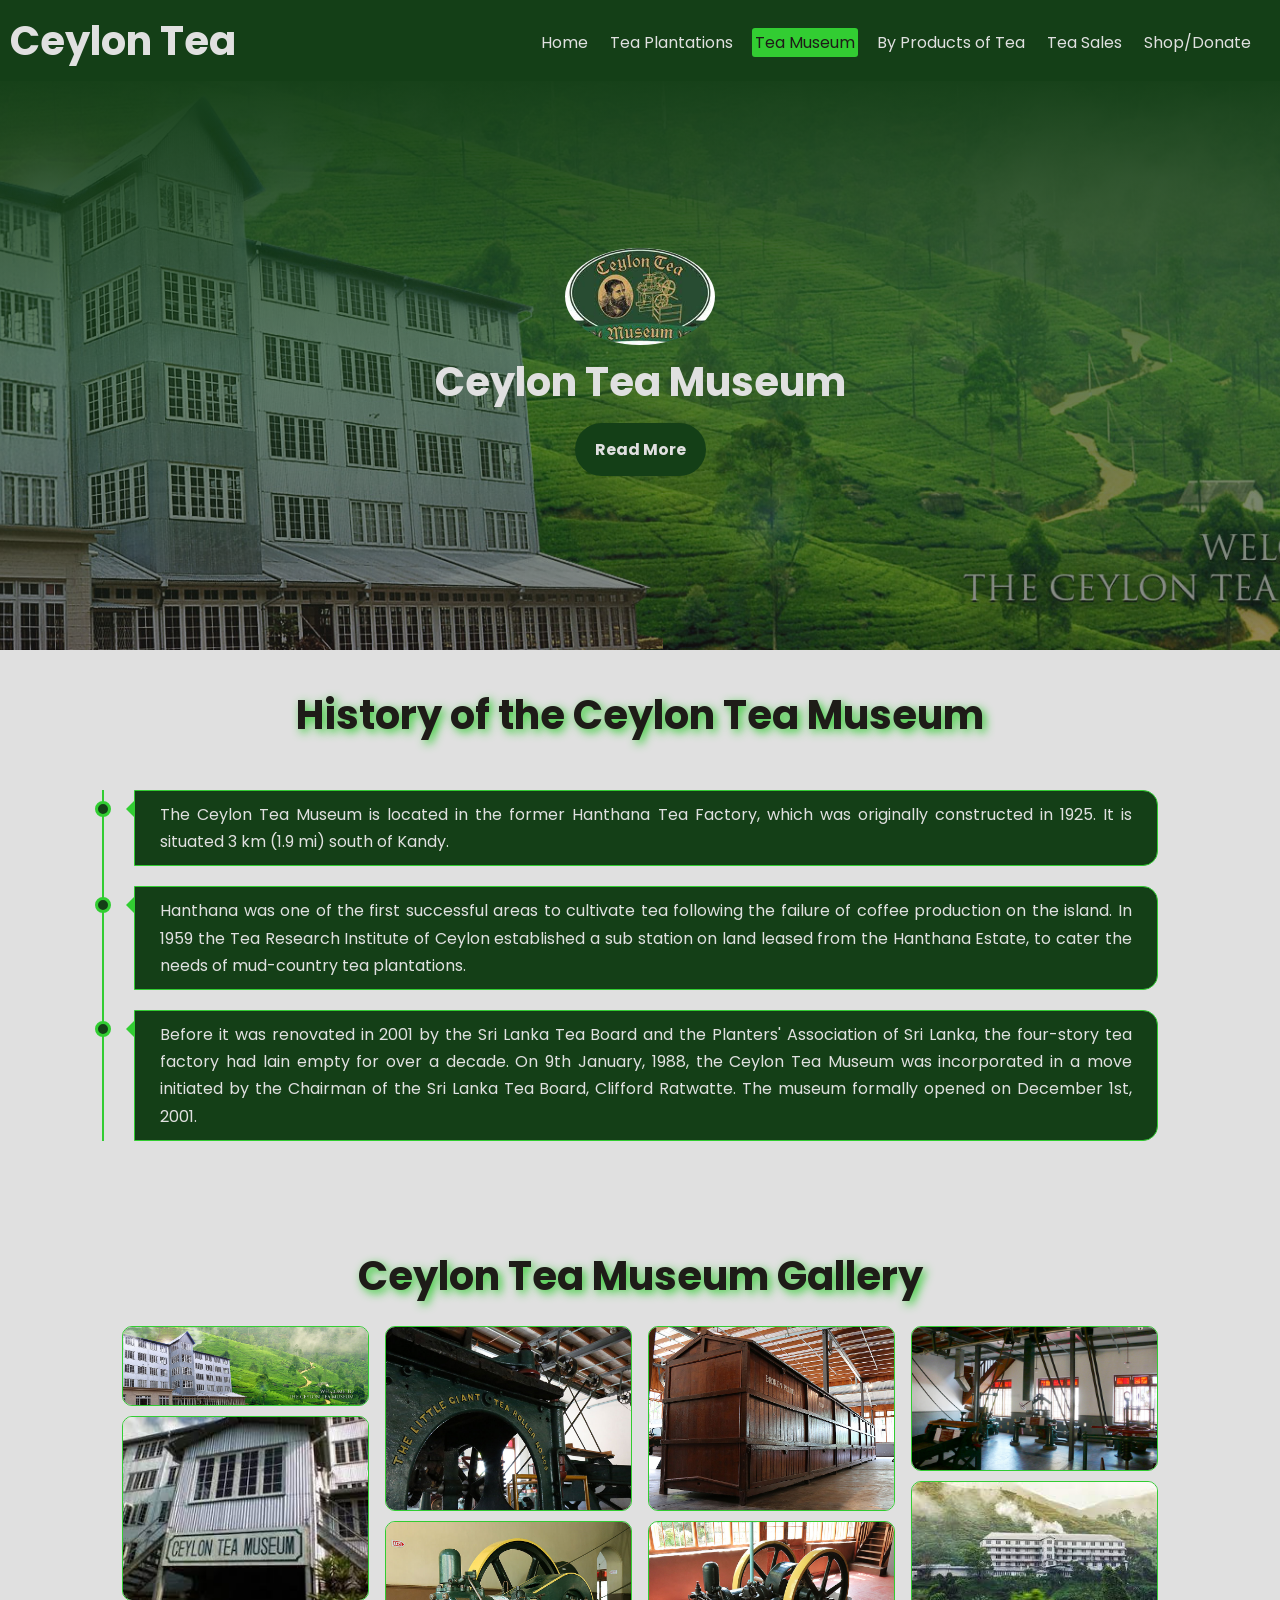
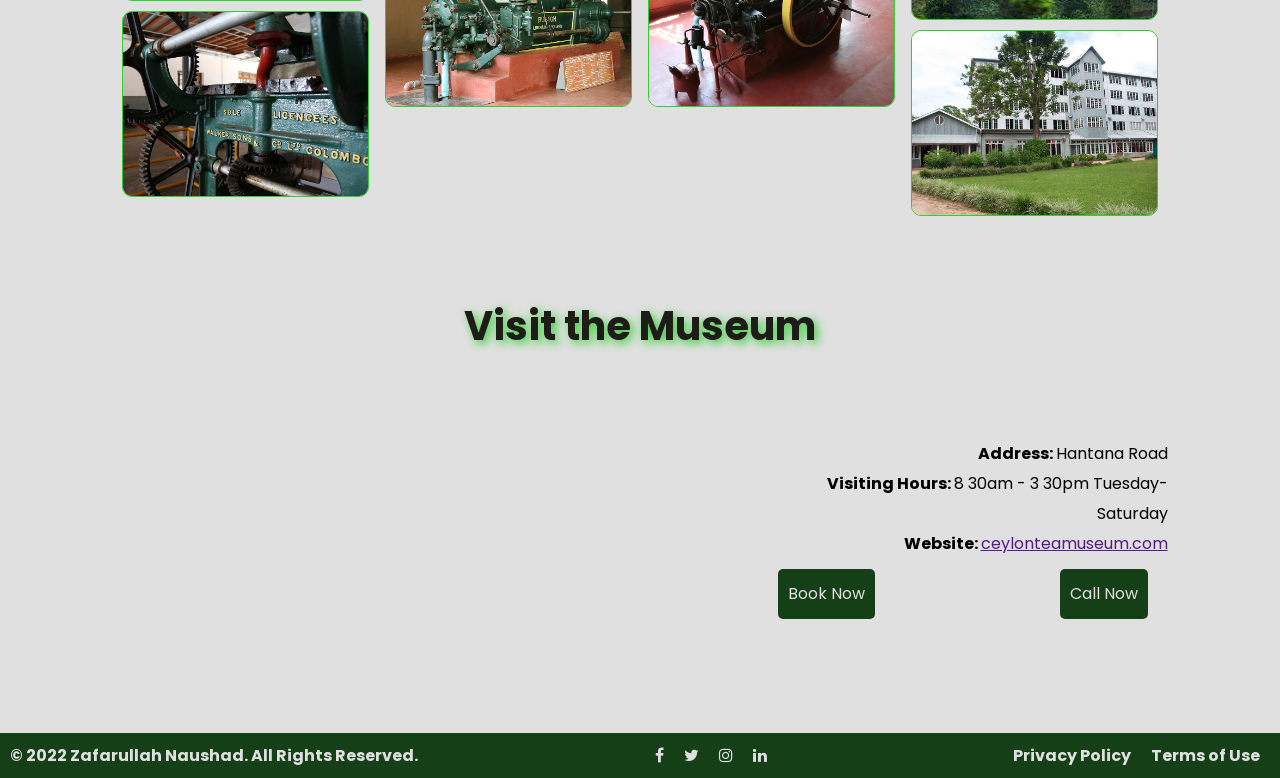
<file: tea-museum.html>
<!DOCTYPE html>
<html lang="en">
    <head>
        <meta charset="UTF-8">
        <meta http-equiv="X-UA-Compatible" content="IE=edge">
        <meta name="viewport" content="width=device-width, initial-scale=1.0">
        <link href="https://fonts.googleapis.com/css2?family=Poppins:wght@300&display=swap" rel="stylesheet">
        <link rel="shortcut icon" type="Image/png" href="Images/favicon.png">
        <link rel="stylesheet" href="https://cdnjs.cloudflare.com/ajax/libs/font-awesome/4.7.0/css/font-awesome.min.css">
        <link rel="stylesheet" href="CSS/global.css">
        <link rel="stylesheet" href="CSS/museum-style.css">
        <title>Ceylon Tea Museum</title>
    </head>
    <body>
        <header>
            <h1 class="logo">Ceylon Tea</h1>
            <input type="checkbox" id="nav-toggle" class="nav-toggle">
            <nav>
                <ul>
                <li><a href="index.html">Home</a></li>
                <li><a href="tea-plantations.html">Tea Plantations</a></li>
                <li><a href="tea-museum.html" class="active">Tea Museum</a></li>
                <li><a href="by-products.html">By Products of Tea</a></li>
                <li><a href="tea-sales1.html">Tea Sales</a></li>
                <li><a href="donate.html">Shop/Donate</a></li>
                </ul>
            </nav>
            <label for="nav-toggle" class="nav-toggle-label">
                <span></span>
                <span></span>
                <span></span>
            </label>
        </header>
        <section class="first-section">
            <div class="content">
                <img src="Images/tea-museum-logo.jpg" alt="">
                <h1>Ceylon Tea Museum</h1>
                <br>
                <a href="#history">Read More</a>
            </div>
        </section>
        <section class="second-section" id="history">
            <h1>History of the Ceylon Tea Museum</h1>
            <div class="timeline">
                <div class="timeline-content">
                    <div class="text-content">
                        <p>The Ceylon Tea Museum is located in the former Hanthana Tea Factory, which was originally constructed in 1925. It is situated 3 km (1.9 mi) south of Kandy.</p>
                    </div>
                </div>
                <div class="timeline-content">
                    <div class="text-content">
                        <p>Hanthana was one of the first successful areas to cultivate tea following the failure of coffee production on the island. In 1959 the Tea Research Institute of Ceylon established a sub station on land leased from the Hanthana Estate, to cater the needs of mud-country tea plantations.</p>
                    </div>
                </div>
                <div class="timeline-content">
                    <div class="text-content">
                        <p>Before it was renovated in 2001 by the Sri Lanka Tea Board and the Planters' Association of Sri Lanka, the four-story tea factory had lain empty for over a decade. On 9th January, 1988, the Ceylon Tea Museum was incorporated in a move initiated by the Chairman of the Sri Lanka Tea Board, Clifford Ratwatte. The museum formally opened on December 1st, 2001.</p>
                    </div>
                </div>
            </div>
        </section>
        <section class="third-section">
            <h1>Ceylon Tea Museum Gallery</h1>
            <div class="images">
                <img src="Images/museum-building.jpg" alt="">
                <img src="Images/museum-entrance.jpg" alt="">
                <img src="Images/museum-exhibit-1.jpg" alt="">
                <img src="Images/museum-exhibit-2.jpg" alt="">
                <img src="Images/museum-exhibit-3.jpg" alt="">
                <img src="Images/museum-exhibit-4.jpg" alt="">
                <img src="Images/museum-exhibit-5.jpg" alt="">
                <img src="Images/museum-exhibit-6.jpg" alt="">
                <img src="Images/museum-full-building.jpg" alt="">
                <img src="Images/museum.jpg" alt="">
            </div>
        </section> 
        <section class="fourth-section">
            <h1>Visit the Museum</h1>
            <div class="content">
                <div class="map">
                    <iframe src="https://www.google.com/maps/embed?pb=!1m18!1m12!1m3!1d3957.755334828259!2d80.6327338!3d7.2686594!2m3!1f0!2f0!3f0!3m2!1i1024!2i768!4f13.1!3m3!1m2!1s0x3ae368a77d5cbf91%3A0xba828c0e203b5306!2sCeylon%20Tea%20Museum!5e0!3m2!1sen!2slk!4v1661578518721!5m2!1sen!2slk" allowfullscreen="" loading="lazy" referrerpolicy="no-referrer-when-downgrade"></iframe>
                </div>
                <div class="details">
                    <p><span class="topic">Address: </span>Hantana Road</p>
                    <p><span class="topic">Visiting Hours: </span>8 30am - 3 30pm Tuesday-Saturday</p>
                    <p><span class="topic">Website: </span> <a href="">ceylonteamuseum.com</a></p>
                    <div class="visit-btns">
                        <a href="booking.html">Book Now</a>
                        <a href="">Call Now</a>
                    </div>
                </div>
            </div>
        </section>
        <footer>
            <div class="footer">
                <p>&copy; 2022 Zafarullah Naushad. All Rights Reserved.</p>
            </div>
            <div class="footer">
                <p><a href="#"><i class="fa fa-facebook"></i></a></p>
                <p><a href="#"><i class="fa fa-twitter"></i></a></p>
                <p><a href="#"><i class="fa fa-instagram"></i></a></p>
                <p><a href="#"><i class="fa fa-linkedin"></i></a></p>
            </div>
            <div class="footer">
                <p><a href="#">Privacy Policy</a></p>
                <p><a href="#">Terms of Use</a></p>
            </div>
            <!-- References
            Ceylon Pages. (n.d.). Ceylon Tea Museum | Art and History in Colombo. [online] Available at: https://ceylonpages.lk/colombo/place/ceylon-tea-museum/. -->
        </footer> 
    </body>
</html>
</file>
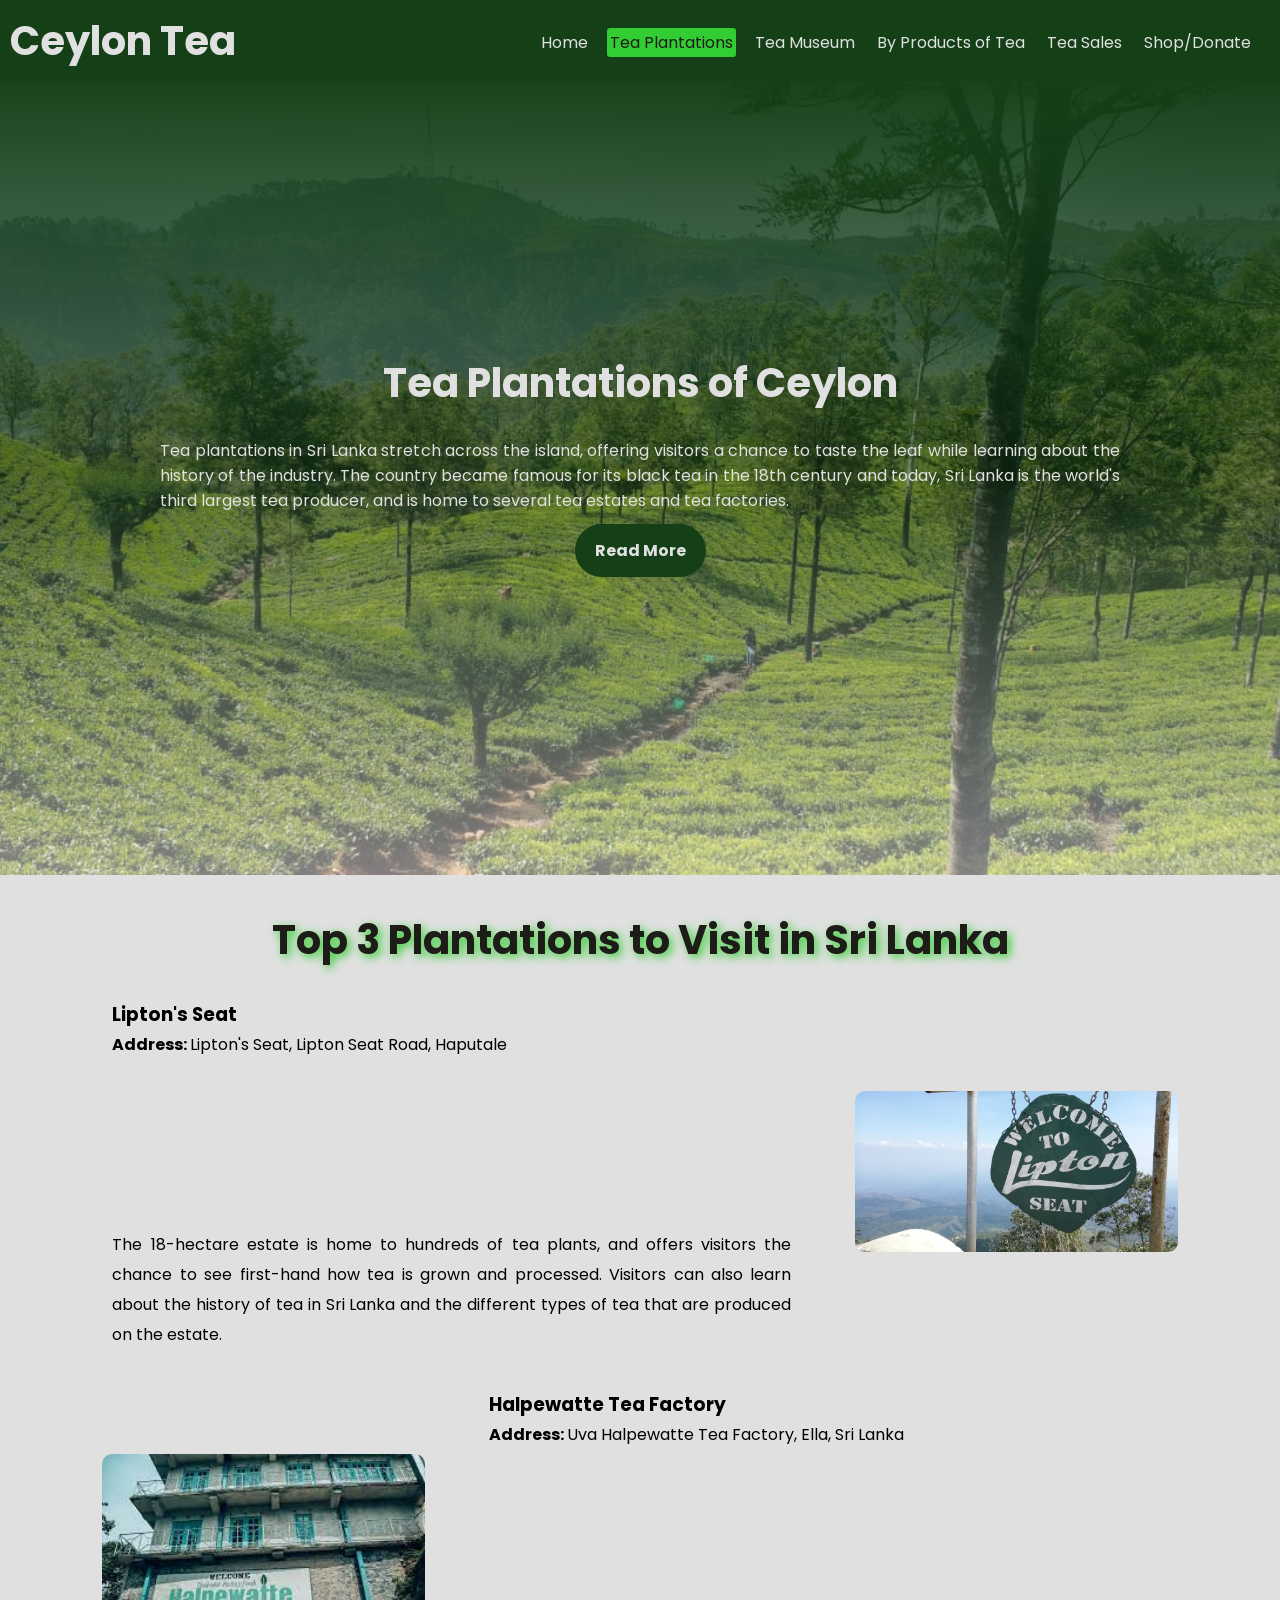
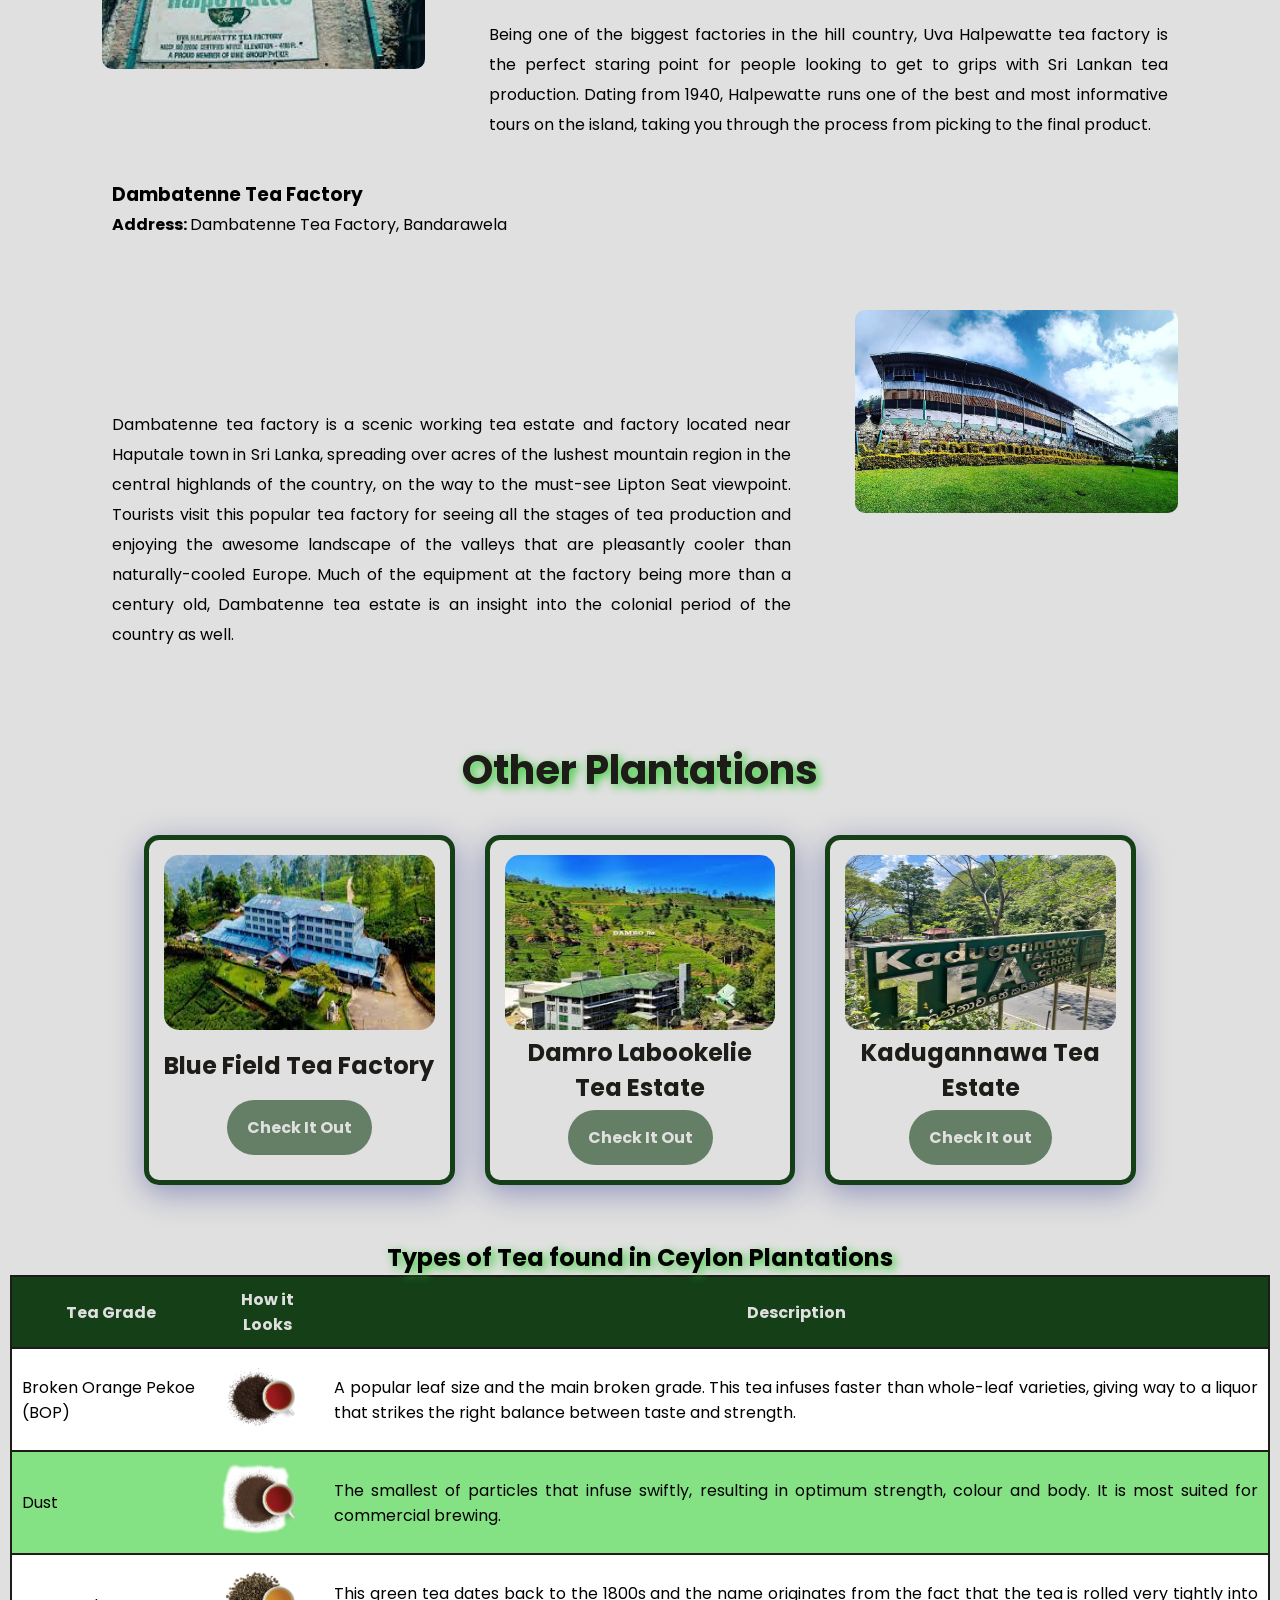
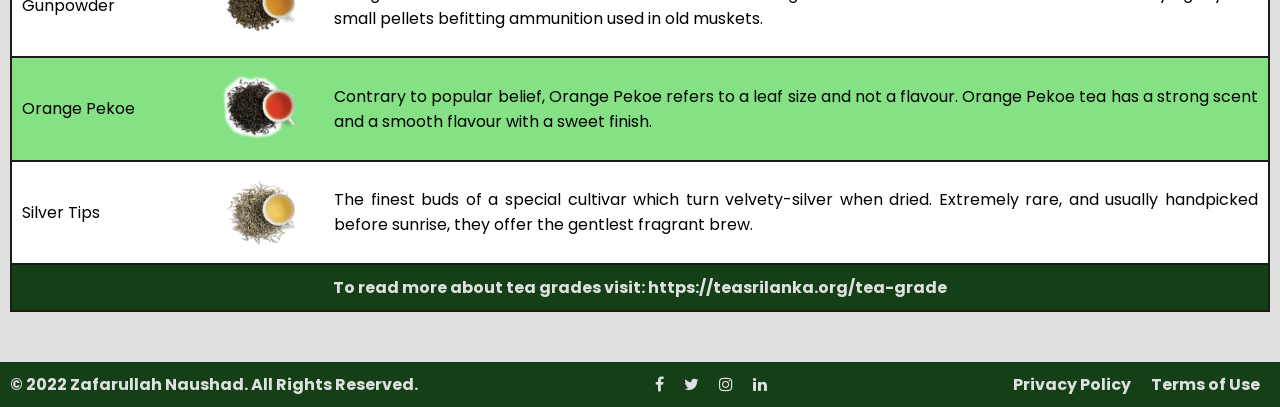
<file: tea-plantations.html>
<!DOCTYPE html>
<html lang="en">
  <head>
    <meta charset="UTF-8" />
    <meta http-equiv="X-UA-Compatible" content="IE=edge" />
    <meta name="viewport" content="width=device-width, initial-scale=1.0" />
    <link
      href="https://fonts.googleapis.com/css2?family=Poppins:wght@300&display=swap"
      rel="stylesheet"
    />
    <link rel="shortcut icon" type="Image/png" href="Images/favicon.png" />
    <link
      rel="stylesheet"
      href="https://cdnjs.cloudflare.com/ajax/libs/font-awesome/4.7.0/css/font-awesome.min.css"
    />
    <link rel="stylesheet" href="CSS/global.css" />
    <link rel="stylesheet" href="CSS/plantation-style.css" />
    <title>Ceylon Tea Plantations</title>
  </head>
  <body>
    <header>
      <h1 class="logo">Ceylon Tea</h1>
      <input type="checkbox" id="nav-toggle" class="nav-toggle" />
      <nav>
        <ul>
          <li><a href="index.html">Home</a></li>
          <li>
            <a href="tea-plantations.html" class="active">Tea Plantations</a>
          </li>
          <li><a href="tea-museum.html">Tea Museum</a></li>
          <li><a href="by-products.html">By Products of Tea</a></li>
          <li><a href="tea-sales1.html">Tea Sales</a></li>
          <li><a href="donate.html">Shop/Donate</a></li>
        </ul>
      </nav>
      <label for="nav-toggle" class="nav-toggle-label">
        <span></span>
        <span></span>
        <span></span>
      </label>
    </header>
    <section class="first-section">
      <div class="content">
        <h1>Tea Plantations of Ceylon</h1>
        <br />
        <p>
          Tea plantations in Sri Lanka stretch across the island, offering
          visitors a chance to taste the leaf while learning about the history
          of the industry. The country became famous for its black tea in the
          18th century and today, Sri Lanka is the world's third largest tea
          producer, and is home to several tea estates and tea factories.
        </p>
        <br />
        <a href="#plantations">Read More</a>
      </div>
    </section>
    <section class="second-section" id="plantations">
      <h1>Top 3 Plantations to Visit in Sri Lanka</h1>
      <div class="content">
        <div class="details">
          <h3>Lipton's Seat</h3>
          <p>
            <span class="topic">Address: </span>Lipton's Seat, Lipton Seat Road,
            Haputale
          </p>
          <iframe
            src="https://www.google.com/maps/embed?pb=!1m18!1m12!1m3!1d3961.90960627502!2d81.01331811410626!3d6.780855122000827!2m3!1f0!2f0!3f0!3m2!1i1024!2i768!4f13.1!3m3!1m2!1s0x3ae46e34030893af%3A0x3886114faff7476b!2sLipton&#39;s%20Seat!5e0!3m2!1sen!2slk!4v1661609545669!5m2!1sen!2slk"
            allowfullscreen=""
            loading="lazy"
            referrerpolicy="no-referrer-when-downgrade"
          ></iframe>
          <p>
            The 18-hectare estate is home to hundreds of tea plants, and offers
            visitors the chance to see first-hand how tea is grown and
            processed. Visitors can also learn about the history of tea in Sri
            Lanka and the different types of tea that are produced on the
            estate.
          </p>
        </div>
        <div class="plantation-image">
          <img src="Images/lipton-seat.jpg" alt="Lipton Seat Entrance" />
        </div>
      </div>
      <div class="content">
        <div class="details">
          <h3>Halpewatte Tea Factory</h3>
          <p>
            <span class="topic">Address: </span>Uva Halpewatte Tea Factory,
            Ella, Sri Lanka
          </p>
          <iframe
            src="https://www.google.com/maps/embed?pb=!1m18!1m12!1m3!1d3961.010928597441!2d81.03231811410659!3d6.889293620715632!2m3!1f0!2f0!3f0!3m2!1i1024!2i768!4f13.1!3m3!1m2!1s0x3ae4645776f616ff%3A0xac1c6a5c974edf30!2sUva%20Halpewatte%20Tea%20Factory!5e0!3m2!1sen!2slk!4v1661610467908!5m2!1sen!2slk"
            allowfullscreen=""
            loading="lazy"
            referrerpolicy="no-referrer-when-downgrade"
          ></iframe>
          <p>
            Being one of the biggest factories in the hill country, Uva
            Halpewatte tea factory is the perfect staring point for people
            looking to get to grips with Sri Lankan tea production. Dating from
            1940, Halpewatte runs one of the best and most informative tours on
            the island, taking you through the process from picking to the final
            product.
          </p>
        </div>
        <div class="plantation-image">
          <img src="Images/halpewatte tea factory.jpg" alt="Halpewatte Tea Factory Entrance" />
        </div>
      </div>
      <div class="content">
        <div class="details">
          <h3>Dambatenne Tea Factory</h3>
          <p>
            <span class="topic">Address: </span>Dambatenne Tea Factory,
            Bandarawela
          </p>
          <iframe
            src="https://www.google.com/maps/embed?pb=!1m18!1m12!1m3!1d3961.889327949848!2d81.00120451410625!3d6.7833210219718305!2m3!1f0!2f0!3f0!3m2!1i1024!2i768!4f13.1!3m3!1m2!1s0x3ae46e3a03f0b39f%3A0x5a9fa11ba0a11d69!2sDambatenne%20Tea%20Factory!5e0!3m2!1sen!2slk!4v1662630929688!5m2!1sen!2slk"
            allowfullscreen=""
            loading="lazy"
            referrerpolicy="no-referrer-when-downgrade"
          ></iframe>
          <p>
            Dambatenne tea factory is a scenic working tea estate and factory
            located near Haputale town in Sri Lanka, spreading over acres of the
            lushest mountain region in the central highlands of the country, on
            the way to the must-see Lipton Seat viewpoint. Tourists visit this
            popular tea factory for seeing all the stages of tea production and
            enjoying the awesome landscape of the valleys that are pleasantly
            cooler than naturally-cooled Europe. Much of the equipment at the
            factory being more than a century old, Dambatenne tea estate is an
            insight into the colonial period of the country as well.
          </p>
        </div>
        <div class="plantation-image">
          <img src="Images/dambatenne-factory.jpg" alt="Dambatenne Tea Factory" />
        </div>
      </div>
    </section>
    <section class="third-section">
      <h1>Other Plantations</h1>
      <div class="plantations">
        <div class="plantation">
          <img src="Images/blue-field-tea-factory.jpg" alt="Blue Field Tea Factory" />
          <h3>Blue Field Tea Factory</h3>
          <a href="">Check It Out</a>
        </div>
        <div class="plantation">
          <img src="Images/damro-tea-factory.jpg" alt="Damro Tea Estate" />
          <h3>Damro Labookelie Tea Estate</h3>
          <a href="">Check It Out</a>
        </div>
        <div class="plantation">
          <img src="Images/kadugannawa-factory.jpg" alt="Kadugannawa Tea Factory Entrance" />
          <h3>Kadugannawa Tea Estate</h3>
          <a href="">Check It out</a>
        </div>
      </div>
    </section>
    <section class="table-section">
      <table>
        <caption>
          Types of Tea found in Ceylon Plantations
        </caption>
        <thead>
          <tr>
            <th scope="col">Tea Grade</th>
            <th scope="col">How it Looks</th>
            <th scope="col">Description</th>
          </tr>
        </thead>
        <tbody>
          <tr>
            <td data-label="Tea Grade">Broken Orange Pekoe (BOP)</td>
            <td data-label="How it Looks">
              <img src="Images/broken-orange-pekoe.png" alt="BOP Tea Grade" />
            </td>
            <td data-label="Description">
              A popular leaf size and the main broken grade. This tea infuses
              faster than whole-leaf varieties, giving way to a liquor that
              strikes the right balance between taste and strength.
            </td>
          </tr>
          <tr>
            <td data-label="Tea Grade">Dust</td>
            <td data-label="How it Looks">
              <img src="Images/dust.png" alt="Dust Tea Grade" />
            </td>
            <td data-label="Description">
              The smallest of particles that infuse swiftly, resulting in
              optimum strength, colour and body. It is most suited for
              commercial brewing.
            </td>
          </tr>
          <tr>
            <td data-label="Tea Grade">Gunpowder</td>
            <td data-label="How it Looks">
              <img src="Images/gunpowder.png" alt="Gunpowder Tea Grade" />
            </td>
            <td data-label="Description">
              This green tea dates back to the 1800s and the name originates
              from the fact that the tea is rolled very tightly into small
              pellets befitting ammunition used in old muskets.
            </td>
          </tr>
          <tr>
            <td data-label="Tea Grade">Orange Pekoe</td>
            <td data-label="How it Looks">
              <img src="Images/orange-pekoe.png" alt="OP Tea Grade" />
            </td>
            <td data-label="Description">
              Contrary to popular belief, Orange Pekoe refers to a leaf size and
              not a flavour. Orange Pekoe tea has a strong scent and a smooth
              flavour with a sweet finish.
            </td>
          </tr>
          <tr>
            <td data-label="Tea Grade">Silver Tips</td>
            <td data-label="How it Looks">
              <img src="Images/silver-tips.png" alt="Silver Tips Tea Grade" />
            </td>
            <td data-label="Description">
              The finest buds of a special cultivar which turn velvety-silver
              when dried. Extremely rare, and usually handpicked before sunrise,
              they offer the gentlest fragrant brew.
            </td>
          </tr>
        </tbody>
        <tfoot>
          <tr>
            <td colspan="3">
              To read more about tea grades visit:
              <a href="https://teasrilanka.org/tea-grade"
                >https://teasrilanka.org/tea-grade</a
              >
            </td>
          </tr>
        </tfoot>
      </table>
    </section>
    <footer>
      <div class="footer">
        <p>&copy; 2022 Zafarullah Naushad. All Rights Reserved.</p>
      </div>
      <div class="footer">
        <p>
          <a href="#"><i class="fa fa-facebook"></i></a>
        </p>
        <p>
          <a href="#"><i class="fa fa-twitter"></i></a>
        </p>
        <p>
          <a href="#"><i class="fa fa-instagram"></i></a>
        </p>
        <p>
          <a href="#"><i class="fa fa-linkedin"></i></a>
        </p>
      </div>
      <div class="footer">
        <p><a href="#">Privacy Policy</a></p>
        <p><a href="#">Terms of Use</a></p>
      </div>
      <!-- References
      McClane, D. (2021). The 5 Best Tea Plantations to Visit in Sri Lanka. [online] Man Vs Globe. Available at: https://www.manvsglobe.com/best-tea-plantations-factories-sri-lanka/ [Accessed 16 Sep. 2022].
      Ceylon Tea. (n.d.). Tea Diversity. [online] Available at: https://www.pureceylontea.com/tea-diversity/#teaRegionsVarieties [Accessed 16 Sep. 2022]. -->
    </footer>
  </body>
</html>
</file>
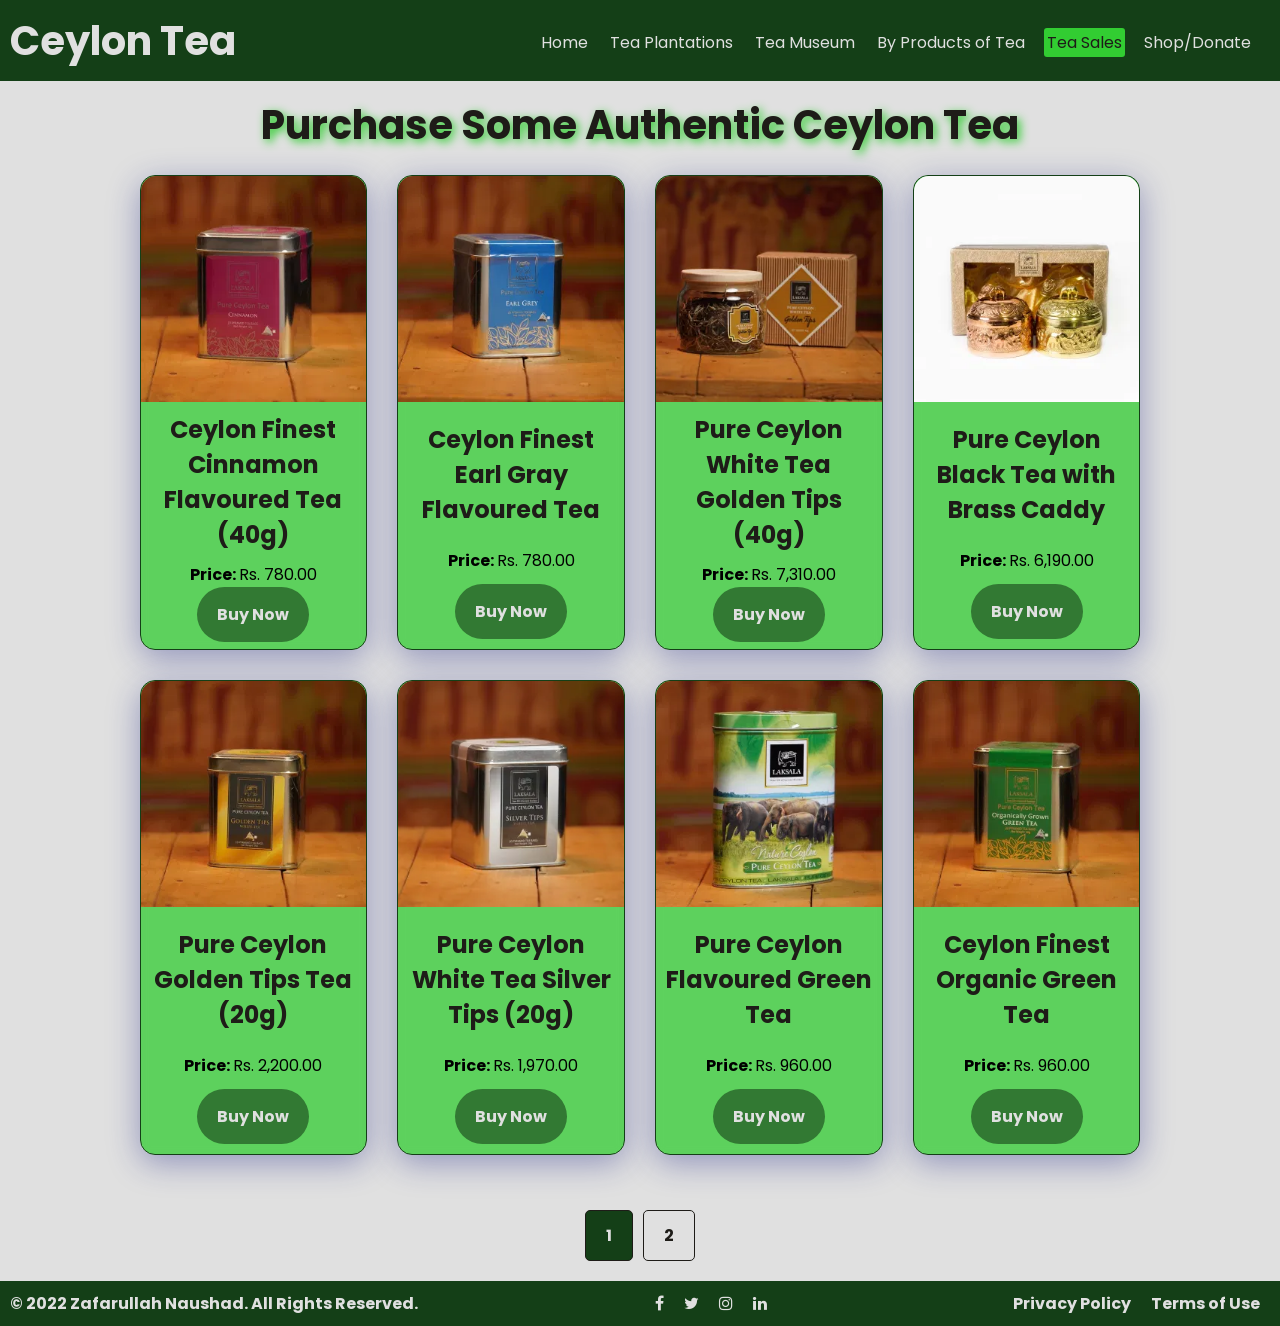
<file: tea-sales1.html>
<!DOCTYPE html>
<html lang="en">
  <head>
    <meta charset="UTF-8" />
    <meta http-equiv="X-UA-Compatible" content="IE=edge" />
    <meta name="viewport" content="width=device-width, initial-scale=1.0" />
    <link
      href="https://fonts.googleapis.com/css2?family=Poppins:wght@300&display=swap"
      rel="stylesheet"
    />
    <link rel="shortcut icon" type="Image/png" href="Images/favicon.png" />
    <link
      rel="stylesheet"
      href="https://cdnjs.cloudflare.com/ajax/libs/font-awesome/4.7.0/css/font-awesome.min.css"
    />
    <link rel="stylesheet" href="CSS/global.css" />
    <link rel="stylesheet" href="CSS/tea-sales1.css" />
    <title>Tea Shop</title>
  </head>
  <body>
    <header>
      <h1 class="logo">Ceylon Tea</h1>
      <input type="checkbox" id="nav-toggle" class="nav-toggle" />
      <nav>
        <ul>
          <li><a href="index.html">Home</a></li>
          <li><a href="tea-plantations.html">Tea Plantations</a></li>
          <li><a href="tea-museum.html">Tea Museum</a></li>
          <li><a href="by-products.html">By Products of Tea</a></li>
          <li><a href="tea-sales1.html" class="active">Tea Sales</a></li>
          <li><a href="donate.html">Shop/Donate</a></li>
        </ul>
      </nav>
      <label for="nav-toggle" class="nav-toggle-label">
        <span></span>
        <span></span>
        <span></span>
      </label>
    </header>
    <section class="first-section">
      <div class="content">
        <h1>Purchase Some Authentic Ceylon Tea</h1>
      </div>
    </section>
    <section class="second-section">
      <div class="products">
        <div class="product">
          <img src="Images/tea-product1.webp" alt="" />
          <h3>Ceylon Finest Cinnamon Flavoured Tea (40g)</h3>
          <p><span>Price: </span>Rs. 780.00</p>
          <a href="">Buy Now</a>
        </div>
        <div class="product">
          <img src="Images/tea-product2.webp" alt="" />
          <h3>Ceylon Finest Earl Gray Flavoured Tea</h3>
          <p><span>Price: </span>Rs. 780.00</p>
          <a href="">Buy Now</a>
        </div>
        <div class="product">
          <img src="Images/tea-product3.webp" alt="" />
          <h3>Pure Ceylon White Tea Golden Tips (40g)</h3>
          <p><span>Price: </span>Rs. 7,310.00</p>
          <a href="">Buy Now</a>
        </div>
        <div class="product">
          <img src="Images/tea-product4.webp" alt="" />
          <h3>Pure Ceylon Black Tea with Brass Caddy</h3>
          <p><span>Price: </span>Rs. 6,190.00</p>
          <a href="">Buy Now</a>
        </div>
        <div class="product">
          <img src="Images/tea-product5.webp" alt="" />
          <h3>Pure Ceylon Golden Tips Tea (20g)</h3>
          <p><span>Price: </span>Rs. 2,200.00</p>
          <a href="">Buy Now</a>
        </div>
        <div class="product">
          <img src="Images/tea-product6.webp" alt="" />
          <h3>Pure Ceylon White Tea Silver Tips (20g)</h3>
          <p><span>Price: </span>Rs. 1,970.00</p>
          <a href="">Buy Now</a>
        </div>
        <div class="product">
          <img src="Images/tea-product7.webp" alt="" />
          <h3>Pure Ceylon Flavoured Green Tea</h3>
          <p><span>Price: </span>Rs. 960.00</p>
          <a href="">Buy Now</a>
        </div>
        <div class="product">
          <img src="Images/tea-product8.webp" alt="" />
          <h3>Ceylon Finest Organic Green Tea</h3>
          <p><span>Price: </span>Rs. 960.00</p>
          <a href="">Buy Now</a>
        </div>
      </div>
    </section>
    <section class="sales-navigation">
      <ul>
        <li class="active"><a href="tea-sales1.html">1</a></li>
        <li><a href="tea-sales2.html">2</a></li>
      </ul>
    </section>
    <footer>
      <div class="footer">
        <p>&copy; 2022 Zafarullah Naushad. All Rights Reserved.</p>
      </div>
      <div class="footer">
        <p>
          <a href="#"><i class="fa fa-facebook"></i></a>
        </p>
        <p>
          <a href="#"><i class="fa fa-twitter"></i></a>
        </p>
        <p>
          <a href="#"><i class="fa fa-instagram"></i></a>
        </p>
        <p>
          <a href="#"><i class="fa fa-linkedin"></i></a>
        </p>
      </div>
      <div class="footer">
        <p><a href="#">Privacy Policy</a></p>
        <p><a href="#">Terms of Use</a></p>
      </div>
      <!-- References
      Ceylon Stores. (n.d.). Tea Archives. [online] Available at: https://ceylonstores.lk/product-category/tea-spices/tea/ [Accessed 16 Sep. 2022]. -->
    </footer>
  </body>
</html>
</file>
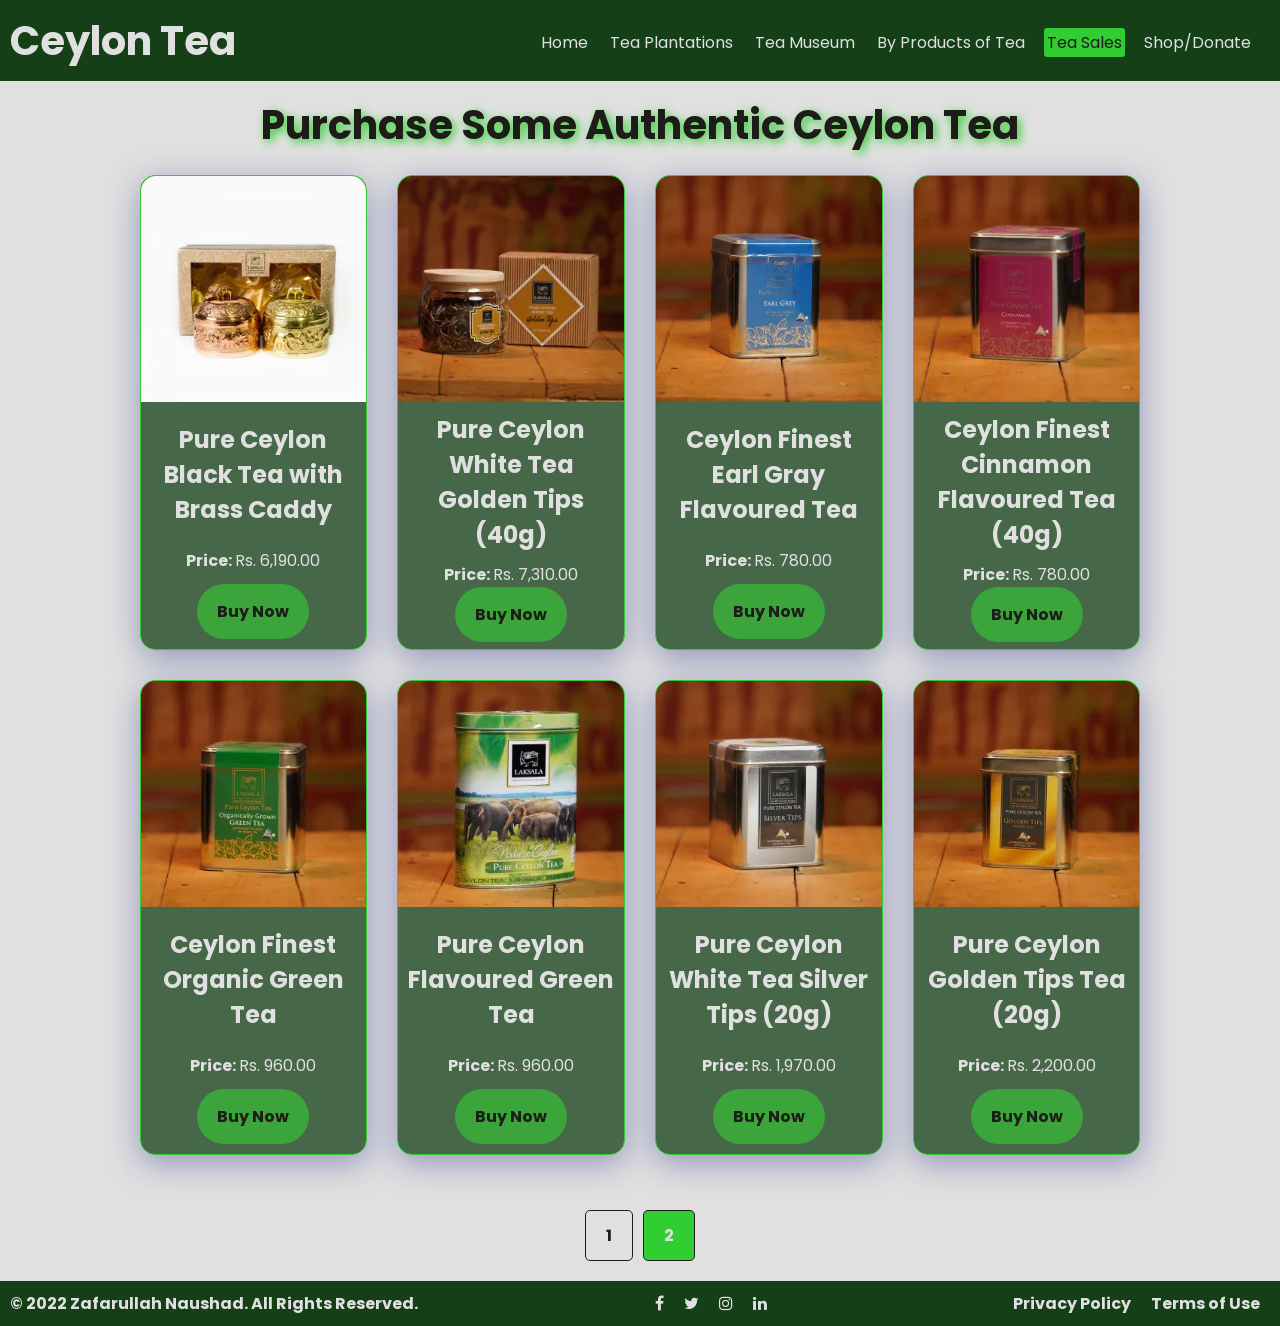
<file: tea-sales2.html>
<!DOCTYPE html>
<html lang="en">
  <head>
    <meta charset="UTF-8" />
    <meta http-equiv="X-UA-Compatible" content="IE=edge" />
    <meta name="viewport" content="width=device-width, initial-scale=1.0" />
    <link
      href="https://fonts.googleapis.com/css2?family=Poppins:wght@300&display=swap"
      rel="stylesheet"
    />
    <link rel="shortcut icon" type="Image/png" href="Images/favicon.png" />
    <link
      rel="stylesheet"
      href="https://cdnjs.cloudflare.com/ajax/libs/font-awesome/4.7.0/css/font-awesome.min.css"
    />
    <link rel="stylesheet" href="CSS/global.css" />
    <link rel="stylesheet" href="CSS/tea-sales2.css" />
    <title>Tea Shop</title>
  </head>
  <body>
    <header>
      <h1 class="logo">Ceylon Tea</h1>
      <input type="checkbox" id="nav-toggle" class="nav-toggle" />
      <nav>
        <ul>
          <li><a href="index.html">Home</a></li>
          <li><a href="tea-plantations.html">Tea Plantations</a></li>
          <li><a href="tea-museum.html">Tea Museum</a></li>
          <li><a href="by-products.html">By Products of Tea</a></li>
          <li><a href="tea-sales1.html" class="active">Tea Sales</a></li>
          <li><a href="donate.html">Shop/Donate</a></li>
        </ul>
      </nav>
      <label for="nav-toggle" class="nav-toggle-label">
        <span></span>
        <span></span>
        <span></span>
      </label>
    </header>
    <section class="first-section">
      <div class="content">
        <h1>Purchase Some Authentic Ceylon Tea</h1>
      </div>
    </section>
    <section class="second-section">
      <div class="products">
        <div class="product">
          <img src="Images/tea-product1.webp" alt="" />
          <h3>Ceylon Finest Cinnamon Flavoured Tea (40g)</h3>
          <p><span>Price: </span>Rs. 780.00</p>
          <a href="">Buy Now</a>
        </div>
        <div class="product">
          <img src="Images/tea-product2.webp" alt="" />
          <h3>Ceylon Finest Earl Gray Flavoured Tea</h3>
          <p><span>Price: </span>Rs. 780.00</p>
          <a href="">Buy Now</a>
        </div>
        <div class="product">
          <img src="Images/tea-product3.webp" alt="" />
          <h3>Pure Ceylon White Tea Golden Tips (40g)</h3>
          <p><span>Price: </span>Rs. 7,310.00</p>
          <a href="">Buy Now</a>
        </div>
        <div class="product">
          <img src="Images/tea-product4.webp" alt="" />
          <h3>Pure Ceylon Black Tea with Brass Caddy</h3>
          <p><span>Price: </span>Rs. 6,190.00</p>
          <a href="">Buy Now</a>
        </div>
        <div class="product">
          <img src="Images/tea-product5.webp" alt="" />
          <h3>Pure Ceylon Golden Tips Tea (20g)</h3>
          <p><span>Price: </span>Rs. 2,200.00</p>
          <a href="">Buy Now</a>
        </div>
        <div class="product">
          <img src="Images/tea-product6.webp" alt="" />
          <h3>Pure Ceylon White Tea Silver Tips (20g)</h3>
          <p><span>Price: </span>Rs. 1,970.00</p>
          <a href="">Buy Now</a>
        </div>
        <div class="product">
          <img src="Images/tea-product7.webp" alt="" />
          <h3>Pure Ceylon Flavoured Green Tea</h3>
          <p><span>Price: </span>Rs. 960.00</p>
          <a href="">Buy Now</a>
        </div>
        <div class="product">
          <img src="Images/tea-product8.webp" alt="" />
          <h3>Ceylon Finest Organic Green Tea</h3>
          <p><span>Price: </span>Rs. 960.00</p>
          <a href="">Buy Now</a>
        </div>
      </div>
    </section>
    <section class="sales-navigation">
      <ul>
        <li><a href="tea-sales1.html">1</a></li>
        <li class="active"><a href="tea-sales2.html">2</a></li>
      </ul>
    </section>
    <footer>
      <div class="footer">
        <p>&copy; 2022 Zafarullah Naushad. All Rights Reserved.</p>
      </div>
      <div class="footer">
        <p>
          <a href="#"><i class="fa fa-facebook"></i></a>
        </p>
        <p>
          <a href="#"><i class="fa fa-twitter"></i></a>
        </p>
        <p>
          <a href="#"><i class="fa fa-instagram"></i></a>
        </p>
        <p>
          <a href="#"><i class="fa fa-linkedin"></i></a>
        </p>
      </div>
      <div class="footer">
        <p><a href="#">Privacy Policy</a></p>
        <p><a href="#">Terms of Use</a></p>
      </div>
      <!-- References
      Ceylon Stores. (n.d.). Tea Archives. [online] Available at: https://ceylonstores.lk/product-category/tea-spices/tea/ [Accessed 16 Sep. 2022]. -->
    </footer>
  </body>
</html>
</file>
<file: CSS/global.css>
:root{
    --light-text-color: #E0E0E0;
    --dark-text-color: #1E1C18;
    --first-color: #143F17;
    --second-color: #32CD32;
	--heading-size: 30px;
	--sub-heading-size: 20px;
	--text-size: 14px;
}

*{
    padding: 0px;
	margin: 0px;
	box-sizing: border-box;
	font-family: 'Poppins', sans-serif;
	scroll-behavior: smooth;
}

body {
  background: var(--light-text-color);
}
/* Navigation */

header {
    padding: 10px;
    background: var(--first-color);
    position: fixed;
    z-index: 10;
    width: 100%;
}

.logo {
    color: var(--light-text-color);
    font-size: var(--heading-size);
}

.nav-toggle {
    display: none;
}

.nav-toggle-label {
    position: absolute;
    top: 0;
    right: 0;
    height: 100%;
    margin: 0 1em;
    display: flex;
    justify-content: center;
    flex-direction: column;
}

.nav-toggle-label span{
    display: block;
    margin: 3px 0;
    background: white;
    height: 3px;
    width: 30px;
    border-radius: 2px;
    position: relative;
}

nav {
    position: absolute;
    text-align: center;
    line-height: 40px;
    top: 100%;
    left: 0;
    background-image: linear-gradient(180deg, rgb(20,63,23), rgba(50,205,50,0.512), rgba(255,255,255,0.49)),url(../Images/background.jpg);
    width: 100%;
    transform: scale(1, 0);
    transform-origin: top;
    transition: transform .4s ease-in-out;
}

nav ul {
    list-style: none;
}

nav ul li {
    margin-bottom: 1em;
    margin-right: 1em;
}

nav ul li a {
    padding: 3px;
    color: var(--light-text-color);
    text-decoration: none;
    font-size: 16px;
    border-radius: 3px;
    transition: .5s;
}

nav ul li .active, nav a:hover{
    color: var(--second-color);
}

.nav-toggle:checked ~ nav {
    transform: scale(1, 1);
}

.nav-toggle:checked ~ nav a {
    opacity: 1;
    transition: opacity 250ms ease-in-out 250ms;
}
footer{
    font-weight: bold;
    color: var(--light-text-color);
    background: var(--first-color);
    font-size: 12px;
    width: 100%;
    display: flex;
    flex-direction: column-reverse;
    justify-content: space-between;
    align-items: center;
    padding: 10px;
}
.footer{
    display: flex;
    justify-content: space-around;
}
.footer a{
    padding: 0 10px;
	text-decoration: none;
	color: var(--light-text-color);
    font-size: var(--text-size);
}
.footer .active, .footer a:hover{
    text-decoration: underline;
	color: var(--second-color);
	transition: 0.4s;
}
@media only screen and (min-width: 400px) {
    footer{
        font-size: 16px;
    }
}
@media only screen and (min-width: 900px) {
    footer{
        flex-direction: row;
    }
}
@media only screen and (min-width: 1024px) {
    .nav-toggle-label {
        display: none;
    }
    nav{
        background-image: none;
    }
    header {
        display: flex;
        justify-content: space-between;
        align-items: center;
    }
    nav{
        all: unset;
        margin-top: 20px;
    }
    nav ul{
        display: flex;
    }
    nav ul li .active, nav a:hover{
        background: var(--second-color);
        color: var(--dark-text-color);
    }
}
</file>
<file: CSS/style.css>
.first-section {
    position: relative;
    top: 65px;
    width: 100%;
	display: flex;
	justify-content: space-around;
	align-items: center;
	background-image: linear-gradient(180deg, rgb(20,63,23), rgba(50,205,50,0.512), rgba(255,255,255,0.49)),url(../Images/background.jpg);
	background-position: center;
	background-size: cover;
	background-repeat: repeat;
    color: white;
}
.first-section .content{
	width: 75%;
	padding-bottom: 25px;
	text-align: center;
	color: var(--light-text-color);
}
.first-section img{
    margin-top: 20px;
    width: 100px;
    border-radius: 18px;
}
.first-section .content h1{
    font-size: var(--heading-size);
}
.first-section .stats{
    text-align: center;
    display: flex;
    flex-direction: column;
    justify-content: center;
    align-items: center;
    padding: 15px;
}
.first-section .stats .stat{
    width: 75%;
    margin: 10px;
    padding: 15px 30px;
    background: rgba( 20, 63, 23, 0.75);
    box-shadow: 0 8px 32px 0 rgba( 31, 38, 135, 0.40);
    backdrop-filter: blur( 5px );
    border-radius: 15px;
    border: 1px solid var(--second-color);
}
.first-section .stats .stat h3{
    font-size: var(--sub-heading-font);
    color: var(--second-color);
    text-shadow: 3px 3px 10px var(--second-color);
}
.first-section .stats .stat p{
    font-size: var(--text-size);
    color: var(--light-text-color);
}
.first-section .content a{
    text-decoration: none;
	color: var(--light-text-color);
	font-size: var(--text-size);
	font-weight: bold;
	border-radius: 45px;
	padding: 15px 20px;
	background-color: var(--first-color);
}
.first-section .content a:hover{
	letter-spacing: 3px;
	background: var(--second-color);
	color: var(--dark-text-color);
	transition: 0.5s;
}
.second-section, .third-section, .fourth-section{
    padding: 40px 8% 20px 8%;
}
.second-section{
    position: relative;
    margin-top: 60px;
}
.second-section h1, .third-section h1, .fourth-section h1{
	font-size: var(--heading-size);
	text-align: center;
	color: var(--dark-text-color);
	text-shadow: 3px 3px 10px var(--second-color);
}
.second-section .timeline{
	margin: 45px auto;
	width: 100%;
	border-left: 2px solid var(--second-color);
	padding: 0 20px 0 30px;
}
.second-section .timeline-content{
	background-color: var(--first-color);
	padding: 10px 25px;
	font-size: var(--text-size);
	border: 1px solid var(--second-color);
	line-height: 1.7;
	position: relative;
	margin-bottom: 20px;
	display: flex;
	justify-content: space-between;
	align-items: center;
    flex-direction: column;
	border-top-right-radius: 15px;
	border-bottom-right-radius: 15px;
}
.second-section .timeline-content::before{
	content: '';
	width: 10px;
	height: 10px;
	border-radius: 50%;
	background: var(--first-color);
	border: 3px solid var(--second-color);
	position: absolute;
	top: 10px;
	left: -40px;
}
.second-section .timeline-content::after{
	content: '';
	width: 0;
	height: 0;
	border-style: solid;
	border-color: transparent var(--second-color) transparent transparent ;
	border-width: 8px;
	position: absolute;
	left: -17px;
	top: 10px;
}
.second-section .timeline-content .text-content{
	margin: 0;
	color: var(--light-text-color);
}
.second-section .timeline-content .text-content h3{
	font-size: var(--sub-heading-size);
	color: var(--second-color);
	text-shadow: 3px 3px 10px var(--second-color);
}
.second-section .timeline-content .text-content ul{
	text-align: justify;
	list-style-type: square;
	font-size: var(--text-size);
	padding: 15px 25px 15px 0;
	margin-left: 30px;
}
.second-section .timeline-content .text-content ul ul{
	list-style-type: disc;
}
.second-section .timeline-content img{
	margin: 15px;
	height: 150px;
	border-radius: 15px;
}
.second-section .timeline-content:last-child img{
    height: auto;
    width: 200px;
}

.third-section .cards{
	width: 100%;
	padding: 20px;
	display: flex;
	align-items: center;
	justify-content: center;
    flex-wrap: wrap;
}
.third-section .cards .card{
	width: 100%;
	margin: 15px 0;
	display: flex;
	flex-direction: column;
	align-items: center;
	background: rgba( 50, 205, 50, 0.75);
    box-shadow: 0 8px 32px 0 rgba( 31, 38, 135, 0.40);
    backdrop-filter: blur( 5px );
	-webkit-backdrop-filter: blur(5px);
    border-radius: 15px;
    border: 1px solid var(--first-color);
}
.third-section .cards .card img{
	width: 100%;
	border-top-left-radius: 15px;
	border-top-right-radius: 15px;
}
.third-section .cards .card h3{
    margin: 5px 0;
	font-size: var(--sub-heading-size);
	color: var(--dark-text-color);
	text-align: center;	
}
.third-section .cards .card ol{
	color: var(--dark-text-color);
	padding: 15px 25px 15px 0;
	margin-left: 40px;
}
.third-section .cards .card ol li{
	font-size: var(--text-size);
	text-align: justify;
}
.third-section a{
	text-decoration: none;
	color: var(--light-text-color);
	font-size: var(--text-size);
	font-weight: bold;
	border-radius: 45px;
	padding: 15px 20px;
	margin-bottom: 15px;
	background: rgba( 20, 63, 23, 0.6);
}
.third-section a:hover{
	letter-spacing: 3px;
	text-shadow: 3px 3px 10px var(--light-text-color);
	transition: 0.5s;
}
.fourth-section .content{
	display: flex;
	justify-content: center;
	align-items: center;
    flex-direction: column;
}
.fourth-section p{
	margin: 10px 30px;
	font-size: var(--text-size);
	text-align: justify;
}
.fourth-section img{
	margin: 10px 30px;
    width: 75%;
	border-radius: 5px;
}
@media only screen and (min-width: 650px) {
	:root{
        --heading-size: 40px;
        --sub-heading-size: 22px;
        --text-size: 14px;
    }
    .first-section img{
        width: 120px;
        margin-top: 25px;
    }
    .first-section .stats{
        flex-direction: row;
        flex-wrap: wrap;
    }
    .first-section .stats .stat{
        width: 40%;
    }
    .second-section .timeline-content:last-child img{
        height: 150px;
        width: auto;
    }
    .third-section .cards .card{
        width: 40%;
		margin: 15px;
    }
}
@media only screen and (min-width: 1024px) {
    :root{
        --heading-size: 40px;
        --sub-heading-size: 24px;
        --text-size: 16px;
    }
    .first-section img{
        width: 150px;
        margin-top: 40px;
    }
    .first-section .stats .stat{
        width: 20%;
    }
    .second-section .timeline{
        width: 75%;
    }
    .second-section .timeline .timeline-content{
        flex-direction: row;
    }
    .second-section .timeline .timeline-content .text-content ul{
        margin-left: 40px;
    }
    .third-section .cards .card{
        width: 30%;
    }
    .fourth-section .content{
        flex-direction: row;
    }
    .fourth-section img{
        width: 450px;
    }
}
</file>
<file: CSS/booking-style.css>
* {
  padding: 0;
  margin: 0;
  box-sizing: border-box;
  text-decoration: none;
  font-family: 'Poppins', sans-serif;
}

body {
  background-image: linear-gradient(180deg, rgb(20,63,23),rgba(20,63,23,0.65), rgba(30,28,24,0.49)),url(../Images/Ceylon-Tea-Museum-1.jpg);
  background-size: cover;
  background-position: center;
  position: relative;
  width: 100%;
}
.container {
  max-width: 85%;
  margin: 0 auto;
  padding: 20px;
  /* background: red; */
}
.main-content {
  display: grid;
  grid-template-columns: 3fr 2fr;
  gap: 50px;
  justify-content: center;
}

.booking-content {
  color: #e0e0e0;
  border: 5px solid #32CD32;
  border-radius: 20px;
  padding: 20px;
  text-align: center;
  height: fit-content;
}

.booking-content h1 {
  font-size: 40px;
  text-transform: uppercase;
  font-weight: 500;
  font-family: "Bebas Neue", cursive;
}

.booking-form {
  border: 5px solid #32CD32;
  border-radius: 20px;
  padding: 20px;
}

.booking-form h2,
.booking-form label,
.booking-form h3,
.booking-form .guest-type {
  font-family: "Bebas Neue", cursive;
  color: #e0e0e0;
  margin: 10px 0px;
}
.booking-form .input-group {
  margin: 10px 0;
}
.booking-form input,
.booking-form select {
  width: 100%;
  display: block;
  padding: 10px;
  border-radius: 5px;
  border: 1px solid #32CD32;
  background: #e0e0e0;
  border-radius: 4px;
  margin: 10px 0;
}
.booking-form .guest-tickets{
  display: flex;
  align-items: center;
  justify-content: space-around;
  height: 50px;
}
.booking-form .guest-tickets input{
  width: 250px;
}
.booking-form .guest-tickets button{
  height: 40px;
  width: 40px;
  font-size: 16px;
  border-radius: 50%;
  border: 1px solid #32CD32;
}
.booking-form .order-buttons .btn-style:hover,
.booking-form .save-buttons .btn-style:hover,
.booking-form .guest-tickets button{
  cursor: pointer;
}
.booking-form .inputs {
  display: grid;
  grid-template-columns: 1fr 1fr;
  gap: 10px;
}
.booking-form .order-buttons{
  display: grid;
  grid-template-columns: 1fr 1fr;
  gap: 20px;
  margin: 10px 0;
}
.booking-form .save-buttons{
  display: grid;
  grid-template-columns: 1fr 1fr 1fr;
  gap: 20px;
  margin: 10px 0;
}
.booking-form .order-buttons .btn-style,
.booking-form .save-buttons .btn-style{
  height: 35px;
  background: #32CD32;
  color: #e0e0e0;
  border-radius: 5px;
  border: 1px solid #32CD32;
  font-family: 'Poppins', sans-serif;
  transition: 1s all;
}
.booking-form .order-buttons .btn-style:hover,
.booking-form .save-buttons .btn-style:hover{
  letter-spacing: 3px;
  text-shadow: 3px 3px 10px #e0e0e0;
}
.booking-content table{
  width: 100%;
  border-collapse: collapse;
  background: #e0e0e0;
  color: #000;
  border-radius: 5px;
  border: 1px solid #32CD32;
}
.booking-content table td{
  border: 1px solid #32CD32;
}
</file>
<file: CSS/by-product-style.css>
.first-section {
  position: relative;
  top: 65px;
  width: 100%;
  display: flex;
  justify-content: space-around;
  align-items: center;
}
.first-section .content {
  width: 75%;
  margin-top: 30px;
  text-align: center;
  padding-bottom: 25px;
  color: var(--dark-text-color);
}
.first-section .content h1 {
  font-size: var(--heading-size);
  text-shadow: 3px 3px 10px var(--second-color);
}
.first-section .content p {
  text-align: justify;
}

.second-section {
  padding: 40px 8% 20px 8%;
  position: relative;
  margin-top: 60px;
}
.second-section h1 {
  font-size: var(--heading-size);
  text-align: center;
  color: var(--dark-text-color);
  text-shadow: 3px 3px 10px var(--second-color);
}
.second-section .content {
  margin: 20px 0;
  display: flex;
  flex-direction: column;
  justify-content: space-between;
  align-items: center;
}
.second-section .content .details {
  width: 100%;
  padding: 10px;
  text-align: center;
  line-height: 30px;
}
.second-section .content .details p {
  text-align: justify;
}
.second-section .content .product-image {
  width: 100%;
  text-align: center;
}
.second-section .content .product-image img {
  border: 1px solid var(--dark-text-color);
  border-radius: 10px;
  width: 100%;
  margin: 5px 0;
}
.second-section .content .details a {
  text-decoration: none;
  padding: 15px;
  background: var(--first-color);
  color: var(--light-text-color);
  border-radius: 5px;
  line-height: 3;
  transition: 0.5s;
}
.second-section .content .details a:hover {
  background: var(--second-color);
  color: var(--light-text-color);
}
@media only screen and (min-width: 400px) {
  :root {
    --heading-size: 40px;
    --sub-heading-size: 22px;
    --text-size: 14px;
  }
  .second-section .content .product-image {
    width: 65%;
  }
}
@media only screen and (min-width: 650px) {
  :root {
    --heading-size: 40px;
    --sub-heading-size: 22px;
    --text-size: 14px;
  }
  .second-section .content .product-image img {
    height: 250px;
    width: auto;
  }
}
@media only screen and (min-width: 1024px) {
  :root {
    --heading-size: 40px;
    --sub-heading-size: 24px;
    --text-size: 16px;
  }
  .second-section .content:nth-of-type(even) {
    flex-direction: row;
  }
  .second-section .content:nth-of-type(odd) {
    flex-direction: row-reverse;
  }
  .second-section .content .details {
    width: 65%;
    text-align: justify;
  }
  .second-section .content .details h3 {
    text-align: justify;
  }
  .second-section .content .product-image {
    width: 25%;
  }
  .second-section .content .product-image img {
    height: 100%;
  }
}
</file>
<file: CSS/donate-style.css>
.first-section {
  position: relative;
  top: 65px;
  width: 100%;
  display: flex;
  justify-content: space-around;
  align-items: center;
}
.first-section .content {
  width: 75%;
  text-align: center;
  display: flex;
  flex-direction: column;
  align-items: center;
  padding-bottom: 25px;
  color: var(--dark-text-color);
  margin-top: 30px;
}
.first-section .content h1 {
  font-size: var(--heading-size);
  text-shadow: 3px 3px 10px var(--second-color);
}
.first-section .content p {
  text-align: justify;
}
.first-section .content span {
  text-align: center;
  font-size: var(--text-size);
  font-weight: bold;
}
.form-section {
  display: flex;
  justify-content: center;
  align-items: center;
  letter-spacing: 1px;
}

.card-form {
  border-radius: 10px;
  box-shadow: 0 27px 55px 0 rgba(0, 0, 0, 0.3),
    0 17px 17px 0 rgba(0, 0, 0, 0.15);
}
.card-form .form-indicator {
  width: 100%;
  display: flex;
  align-items: center;
  justify-content: center;
  height: 0.5em;
  font-size: 20px;
  font-weight: bold;
  background: #27ae60;
  border-radius: 10px 10px 0 0;
}
.card-form .form-body {
  padding: 10px;
}
.card-form .form-body .row {
  display: flex;
  justify-content: space-around;
  padding: 10px;
}
.card-form .form-body .row h1,
.card-form .form-body .row p{
  text-align: center;
  margin-bottom: 0;
  margin-top: 0;
}


.card-form .form-body .row input[type="text"],
.card-form .form-body .row input[type="month"] {
  appearance: none;
  width: 100%;
  margin: 0 15px;
  height: 35px;
  padding: 5px 15px;
  border-radius: 5px;
  outline: none;
  border: 1px solid var(--second-color);
  font-size: 14px;
}
.card-form .form-body .row .form-block{
  display: flex;
  justify-content: center;
  flex-wrap: wrap;
}
.card-form .form-body .row .form-block .button {
  text-align: justify;
  line-height: 30px;
  border-radius: 5px;
  border: 1px solid var(--second-color);
  padding: 5px 14px;
  background: #fff;
  margin: 10px;
  font-size: 14px;
  transition: 200ms background-color;
  cursor: pointer;
}
.card-form .form-body .row .form-block .button:hover {
  background-color: #82d14b;
}
.card-form .form-footer {
  margin: 0 25px 15px 25px;
  padding: 15px 10px;
}

.card-form .form-footer .btn {
  text-align: center;
  display: inline-block;
  width: 95%;
  line-height: 30px;
  border: none;
  border-radius: 5px;
  padding: 5px 10px;
  background: #82d14b;
  margin: 5px;
  font-size: 14px;
  transition: .2s all;
}

.card-form .form-footer .btn:hover {
  background-color: var(--second-color);
  letter-spacing: 3px;
  text-shadow: 3px 3px 5px var(--dark-text-color);
  cursor: pointer;
}

.second-section {
  padding: 20px 8%;
  position: relative;
  margin-top: 15vh;
}
.second-section h1 {
  font-size: var(--heading-size);
  text-align: center;
  color: var(--dark-text-color);
  text-shadow: 3px 3px 10px var(--second-color);
}
.second-section .products {
  width: 100%;
  padding: 20px;
  display: flex;
  align-items: center;
  justify-content: center;
  flex-wrap: wrap;
}
.second-section .products .product {
  width: 100%;
  height: 475px;
  display: flex;
  flex-direction: column;
  align-items: center;
  margin: 15px;
  text-align: center;
  background: rgba(50, 205, 50, 0.75);
  box-shadow: 0 8px 32px 0 rgba(31, 38, 135, 0.4);
  backdrop-filter: blur(5px);
  -webkit-backdrop-filter: blur(5px);
  border-radius: 15px;
  border: 1px solid var(--first-color);
}
.second-section .products .product img {
  width: 100%;
  border-top-left-radius: 15px;
  border-top-right-radius: 15px;
}
.second-section .products .product h3 {
  margin: 5px 0;
  font-size: var(--sub-heading-size);
  color: var(--dark-text-color);
  text-align: center;
}
.second-section .products .product p span {
  font-weight: bold;
}
.second-section a {
  text-decoration: none;
  color: var(--light-text-color);
  font-size: var(--text-size);
  font-weight: bold;
  border-radius: 45px;
  padding: 15px 20px;
  margin-bottom: 10px;
  background: rgba(20, 63, 23, 0.6);
}
.second-section a:hover {
  letter-spacing: 3px;
  text-shadow: 3px 3px 10px var(--light-text-color);
  transition: 0.5s;
}
@media only screen and (min-width: 400px) {
  :root {
    --heading-size: 40px;
    --sub-heading-size: 22px;
    --text-size: 14px;
  }
  .second-section .products .product {
    width: 75%;
  }
}
@media only screen and (min-width: 650px) {
  :root {
    --heading-size: 40px;
    --sub-heading-size: 22px;
    --text-size: 14px;
  }
  .second-section .products .product {
    width: 40%;
  }
}
@media only screen and (min-width: 900px) {
  :root {
    --heading-size: 40px;
    --sub-heading-size: 24px;
    --text-size: 16px;
  }
  .second-section .products .product {
    width: 22%;
  }
}
</file>
<file: CSS/museum-style.css>
.first-section {
    position: relative;
    top: 65px;
    width: 100%;
    height: 65vh;
	display: flex;
	justify-content: space-around;
	align-items: center;
	background-image: linear-gradient(180deg, rgb(20,63,23),rgba(20,63,23,0.65), rgba(30,28,24,0.49)),url(../Images/museum-building.jpg);
	background-position: center;
	background-size:cover;
	background-repeat: no-repeat;
    color: var(--light-text-color);
}
.first-section .content{
	width: 75%;
    text-align: center;
	padding-bottom: 25px;
	color: var(--light-text-color);
}
.first-section img{
    margin-top: 20px;
    width: 150px;
    border-radius: 50%;
}
.first-section .content h1{
    font-size: var(--heading-size);
}
.first-section .content p{
    text-align: justify;
}
.first-section .content a{
    text-decoration: none;
	color: var(--light-text-color);
	font-size: var(--text-size);
	font-weight: bold;
	border-radius: 45px;
	padding: 15px 20px;
	background-color: var(--first-color);
}
.first-section .content a:hover{
	letter-spacing: 3px;
	background: var(--second-color);
	color: var(--dark-text-color);
	transition: 0.5s;
}
.second-section, .third-section, .fourth-section{
    padding: 40px 8% 20px 8%;
}
.second-section{
    position: relative;
    margin-top: 60px;
}
.second-section h1, .third-section h1, .fourth-section h1{
	font-size: var(--heading-size);
	text-align: center;
	color: var(--dark-text-color);
	text-shadow: 3px 3px 10px var(--second-color);
}
.second-section .timeline{
	margin: 45px auto;
	width: 100%;
	border-left: 2px solid var(--second-color);
	padding: 0 20px 0 30px;
}
.second-section .timeline-content{
	background-color: var(--first-color);
	padding: 10px 25px;
	font-size: var(--text-size);
	border: 1px solid var(--second-color);
	line-height: 1.7;
	position: relative;
	margin-bottom: 20px;
	display: flex;
	justify-content: space-between;
	align-items: center;
    flex-direction: column;
	border-top-right-radius: 15px;
	border-bottom-right-radius: 15px;
}
.second-section .timeline-content::before{
	content: '';
	width: 10px;
	height: 10px;
	border-radius: 50%;
	background: var(--first-color);
	border: 3px solid var(--second-color);
	position: absolute;
	top: 10px;
	left: -40px;
}
.second-section .timeline-content::after{
	content: '';
	width: 0;
	height: 0;
	border-style: solid;
	border-color: transparent var(--second-color) transparent transparent ;
	border-width: 8px;
	position: absolute;
	left: -17px;
	top: 10px;
}
.second-section .timeline-content .text-content{
	margin: 0;
	color: var(--light-text-color);
}
.second-section .timeline-content .text-content p{
	font-size: var(--text-size);
	text-align: justify;
}
.second-section .timeline-content img{
	margin: 15px;
	height: 150px;
	border-radius: 15px;
}
.third-section .images{
    margin: 20px;
    column-count: 1;
}
.third-section .images img{
    width: 100%;
    height: auto;
    display: block;
    margin-bottom: 10px;
    border: 1px solid var(--second-color);
    border-radius: 10px;
    box-sizing: border-box;
	transition: .5s;
}
.third-section .images img:hover{
	transform: matrix(1.1,0,0,1.1,5,5);
}
.fourth-section .content{
	margin: 20px 0;
	display: flex;
	flex-wrap: wrap;
	justify-content: space-between;
	align-items: center;
}
.fourth-section .content .map{
	width: 100%;
}
.fourth-section .content .map iframe{
	border: 0;
	border-radius: 10px;
	width: 100%;
	margin: 5px 0;
}
.fourth-section .details{
	width: 100%;
	padding: 10px;
	line-height: 30px;
}
.fourth-section .details p span{
	font-weight: bold;
	font-size: 16px;
}
.fourth-section .content .details .visit-btns{
	display: flex;
	justify-content: center;
	margin: 10px;
}
.fourth-section .content .details .visit-btns a{
	background: var(--first-color);
	color: var(--light-text-color);
	text-align: center;
	padding: 10px;
	margin: 0 10px;
	text-decoration: none;
	border-radius: 5px;
	transition: .5s;
}
.fourth-section .content .details .visit-btns a:hover{
	background: var(--second-color);
	color: var(--dark-text-color);
}
@media only screen and (min-width: 650px) {
	:root{
		--heading-size: 40px;
        --sub-heading-size: 22px;
        --text-size: 14px;
    }
	.third-section .images{
		column-count: 2;
	}
}
@media only screen and (min-width: 900px) {
	:root{
		--heading-size: 40px;
        --sub-heading-size: 24px;
        --text-size: 16px;
    }
	.third-section .images{
		column-count: 4;
	}
	.fourth-section .content .map{
		width: 50%;
	}
	.fourth-section .content .map iframe{
		height: 300px;
	}
	.fourth-section .details{
		width: 40%;
		text-align: right;
	}
	.fourth-section .content .details .visit-btns{
		justify-content: space-between;
	}
}
</file>
<file: CSS/plantation-style.css>
.first-section {
  position: relative;
  top: 65px;
  width: 100%;
  height: 90vh;
  display: flex;
  justify-content: space-around;
  align-items: center;
  background-image: linear-gradient(
      180deg,
      rgb(20, 63, 23),
      rgba(20, 63, 23, 0.512),
      rgba(255, 255, 255, 0.49)
    ),
    url(../Images/plantation-background-5.jpg);
  background-position: center;
  background-size: cover;
  background-repeat: no-repeat;
  color: white;
  animation: change 30s ease infinite;
}
.first-section .content {
  width: 75%;
  text-align: center;
  padding-bottom: 25px;
  color: var(--light-text-color);
}
.first-section .content h1 {
  font-size: var(--heading-size);
}
.first-section .content p {
  text-align: justify;
}
.first-section .content a {
  text-decoration: none;
  color: var(--light-text-color);
  font-size: var(--text-size);
  font-weight: bold;
  border-radius: 45px;
  padding: 15px 20px;
  background-color: var(--first-color);
}
.first-section .content a:hover {
  letter-spacing: 3px;
  background: var(--second-color);
  color: var(--dark-text-color);
  transition: 0.5s;
}
.second-section,
.third-section,
.fourth-section {
  padding: 40px 8% 20px 8%;
}
.second-section {
  position: relative;
  margin-top: 60px;
}
.second-section h1,
.third-section h1,
.fourth-section h1 {
  font-size: var(--heading-size);
  text-align: center;
  color: var(--dark-text-color);
  text-shadow: 3px 3px 10px var(--second-color);
}
.second-section .content {
  margin: 20px 0;
  display: flex;
  flex-wrap: wrap;
  justify-content: space-between;
  align-items: center;
}
.second-section .content .details {
  width: 100%;
  padding: 10px;
  text-align: justify;
  line-height: 30px;
}
.second-section .details p .topic {
  font-weight: bold;
  font-size: 16px;
}
.second-section .content iframe {
  border: 0;
  border-radius: 10px;
  width: 100%;
  margin: 5px 0;
}
.second-section .content .plantation-image {
  width: 100%;
  text-align: center;
}
.second-section .content .plantation-image img {
  border: 0;
  border-radius: 10px;
  width: 100%;
  margin: 5px 0;
}
.third-section .plantations {
  width: 100%;
  padding: 20px;
  display: flex;
  align-items: center;
  justify-content: center;
  flex-wrap: wrap;
}
.third-section .plantations .plantation {
  width: 100%;
  height: 350px;
  display: flex;
  flex-direction: column;
  align-items: center;
  justify-content: space-between;
  margin: 15px;
  padding: 15px;
  text-align: center;
  box-shadow: 0 8px 32px 0 rgba(31, 38, 135, 0.4);
  border-radius: 15px;
  border: 5px solid var(--first-color);
}
.third-section .plantations .plantation img {
  width: 100%;
  height: 175px;
  border-radius: 15px;
}
.third-section .plantations .plantation h3 {
  margin: 5px 0;
  font-size: var(--sub-heading-size);
  color: var(--dark-text-color);
  text-align: center;
}
.third-section a {
  text-decoration: none;
  color: var(--light-text-color);
  font-size: var(--text-size);
  font-weight: bold;
  border-radius: 45px;
  padding: 15px 20px;
  margin-bottom: 10px;
  background: rgba(20, 63, 23, 0.6);
}
.third-section a:hover {
  letter-spacing: 3px;
  text-shadow: 3px 3px 10px var(--light-text-color);
  transition: 0.5s;
}
.table-section {
  margin: 0 10px 50px;
  display: flex;
  justify-content: center;
  align-items: center;
}
table {
  width: 100%;
  border-collapse: collapse;
  border-spacing: 0;
  border: 2px solid var(--dark-text-color);
  background: #fff;
}
table caption {
  font-size: var(--sub-heading-size);
  text-shadow: 3px 3px 10px var(--second-color);
  font-weight: bold;
}
thead,
tfoot {
  text-align: center;
  font-weight: bold;
  background: var(--first-color);
  color: var(--light-text-color);
}
tr {
  border-bottom: 2px solid var(--dark-text-color);
  padding: 0;
}
tbody tr img {
  width: 75px;
}
th,
td {
  padding: 10px;
}
tbody tr td:nth-of-type(3) {
  text-align: justify;
}
tr:nth-child(even) td {
  background-color: rgba(50, 205, 50, .6); 
}
tfoot a {
  color: var(--light-text-color);
  text-decoration: none;
  transition: 0.5s;
}
tfoot a:hover {
  color: var(--second-color);
  text-decoration: underline;
}
@media only screen and (min-width: 650px) {
  :root {
    --heading-size: 40px;
    --sub-heading-size: 22px;
    --text-size: 14px;
  }
  .second-section .content iframe {
    height: 200px;
  }
  .second-section .content .plantation-image img {
    width: 50%;
  }
  .third-section .plantations .plantation {
    width: 40%;
  }
}
@media only screen and (min-width: 900px) {
  :root {
    --heading-size: 40px;
    --sub-heading-size: 24px;
    --text-size: 16px;
  }
  .second-section .content .details {
    width: 65%;
  }
  .second-section .content:nth-of-type(even) {
    flex-direction: row-reverse;
  }
  .second-section .content iframe {
    height: auto;
  }
  .second-section .content .plantation-image {
    width: 30%;
  }
  .second-section .content .plantation-image img {
    width: 100%;
  }
  .third-section .plantations .plantation {
    width: 30%;
  }
}

/* Table responsive */
@media screen and (max-width: 640px) {
  table{
    border: 0;
    background: transparent;
  }
  thead, th {
    display: none;
  }
  tr, td {
    display: block;
  }
  tr {
    border: 1px solid rgb(0, 0 , 0);
    margin-bottom: 2rem;
  }
  tr:last-child {
    margin-bottom: 0;
  }
  tbody tr:nth-child(odd) td {
    background-color: #FFF; 
  }
  tbody td {
    clear: both;
    text-align: right;
  }
  tbody td:before {
    content: attr(data-label)': ';
    float: left;
    font-weight: bold;
    margin-right: 1rem;
  }
}
</file>
<file: CSS/tea-sales1.css>
.first-section {
  position: relative;
  top: 65px;
  width: 100%;
  display: flex;
  justify-content: center;
}
.first-section .content {
  text-align: center;
  color: var(--dark-text-color);
  margin: 30px 0;
}
.first-section .content h1 {
  font-size: var(--heading-size);
  text-shadow: 3px 3px 10px var(--second-color);
}
.second-section {
  position: relative;
  padding: 20px 8%;
}
.second-section .products {
  width: 100%;
  padding: 20px;
  display: flex;
  align-items: center;
  justify-content: center;
  flex-wrap: wrap;
}
.second-section .products .product {
  width: 100%;
  height: 475px;
  display: flex;
  flex-direction: column;
  align-items: center;
  justify-content: space-between;
  margin: 15px;
  text-align: center;
  background: rgba(50, 205, 50, 0.75);
  box-shadow: 0 8px 32px 0 rgba(31, 38, 135, 0.4);
  backdrop-filter: blur(5px);
  -webkit-backdrop-filter: blur(5px);
  border-radius: 15px;
  border: 1px solid var(--first-color);
}
.second-section .products .product img {
  width: 100%;
  /* height: 175px; */
  border-top-left-radius: 15px;
  border-top-right-radius: 15px;
}
.second-section .products .product h3 {
  padding: 5px;
  margin: 5px 0;
  font-size: var(--sub-heading-size);
  color: var(--dark-text-color);
  text-align: center;
}
.second-section .products .product p span {
  font-weight: bold;
}
.second-section a {
  text-decoration: none;
  color: var(--light-text-color);
  font-size: var(--text-size);
  font-weight: bold;
  border-radius: 45px;
  padding: 15px 20px;
  margin-bottom: 10px;
  background: rgba(20, 63, 23, 0.6);
}
.second-section a:hover {
  letter-spacing: 3px;
  text-shadow: 3px 3px 10px var(--light-text-color);
  transition: 0.5s;
}
.sales-navigation{
  margin-bottom: 20px;
}
.sales-navigation ul{
  list-style-type: none;
  display: flex;
  justify-content: center;
  align-items: center;
}
.sales-navigation ul li{
  font-weight: bold;
  margin: 0 5px;
  padding: 12px 20px;
  border: 1px solid var(--dark-text-color);
  border-radius: 5px;
}
.sales-navigation ul li.active,.sales-navigation ul li:hover{
  background: var(--first-color);
}
.sales-navigation ul li a{
  text-decoration: none;
  color: var(--dark-text-color);
}
.sales-navigation ul li.active a{
  color: var(--light-text-color);
}
@media only screen and (min-width: 400px) {
  :root {
    --heading-size: 40px;
    --sub-heading-size: 22px;
    --text-size: 14px;
  }
  .second-section .products .product {
    width: 75%;
  }
}
@media only screen and (min-width: 650px) {
  :root {
    --heading-size: 40px;
    --sub-heading-size: 22px;
    --text-size: 14px;
  }
  .second-section .products .product {
    width: 40%;
  }
}
@media only screen and (min-width: 900px) {
  :root {
    --heading-size: 40px;
    --sub-heading-size: 24px;
    --text-size: 16px;
  }
  .second-section .products .product {
    width: 22%;
  }
}
</file>
<file: CSS/tea-sales2.css>
/* body{
  background: var(--dark-text-color);
} */
.first-section {
  position: relative;
  top: 65px;
  width: 100%;
  display: flex;
  justify-content: center;
}
.first-section .content {
  text-align: center;
  color: var(--dark-text-color);
  margin: 30px 0;
}
.first-section .content h1 {
  font-size: var(--heading-size);
  text-shadow: 3px 3px 10px var(--second-color);
}
.second-section {
  position: relative;
  padding: 20px 8%;
}
.second-section .products {
  width: 100%;
  padding: 20px;
  display: flex;
  flex-direction: row-reverse;
  align-items: center;
  justify-content: center;
  flex-wrap: wrap;
}
.second-section .products .product {
  width: 100%;
  height: 475px;
  display: flex;
  flex-direction: column;
  align-items: center;
  justify-content: space-between;
  margin: 15px;
  text-align: center;
  background: rgba(20, 63, 23, 0.75);
  box-shadow: 0 8px 32px 0 rgba(31, 38, 135, 0.4);
  backdrop-filter: blur(5px);
  -webkit-backdrop-filter: blur(5px);
  border-radius: 15px;
  border: 1px solid var(--second-color);
  color: var(--light-text-color);
}
.second-section .products .product img {
  width: 100%;
  /* height: 175px; */
  border-top-left-radius: 15px;
  border-top-right-radius: 15px;
}
.second-section .products .product h3 {
  padding: 5px;
  margin: 5px 0;
  font-size: var(--sub-heading-size);
  text-align: center;
}
.second-section .products .product p span {
  font-weight: bold;
}
.second-section a {
  text-decoration: none;
  color: var(--dark-text-color);
  font-size: var(--text-size);
  font-weight: bold;
  border-radius: 45px;
  padding: 15px 20px;
  margin-bottom: 10px;
  background: rgba(50, 205, 50, 0.6);
}
.second-section a:hover {
  letter-spacing: 3px;
  text-shadow: 3px 3px 10px var(--dark-text-color);
  transition: 0.5s;
}
.sales-navigation{
  margin-bottom: 20px;
}
.sales-navigation ul{
  list-style-type: none;
  display: flex;
  justify-content: center;
  align-items: center;
}
.sales-navigation ul li{
  font-weight: bold;
  margin: 0 5px;
  padding: 12px 20px;
  border: 1px solid var(--dark-text-color);
  border-radius: 5px;
}
.sales-navigation ul li.active,.sales-navigation ul li:hover{
  background: var(--second-color);
  color: var(--dark-text-color);
}
.sales-navigation ul li a{
  text-decoration: none;
  color: var(--dark-text-color);
}
.sales-navigation ul li.active a{
  color: var(--light-text-color);
}
@media only screen and (min-width: 400px) {
  :root {
    --heading-size: 40px;
    --sub-heading-size: 22px;
    --text-size: 14px;
  }
  .second-section .products .product {
    width: 75%;
  }
}
@media only screen and (min-width: 650px) {
  :root {
    --heading-size: 40px;
    --sub-heading-size: 22px;
    --text-size: 14px;
  }
  .second-section .products .product {
    width: 40%;
  }
}
@media only screen and (min-width: 900px) {
  :root {
    --heading-size: 40px;
    --sub-heading-size: 24px;
    --text-size: 16px;
  }
  .second-section .products .product {
    width: 22%;
  }
}
</file>
